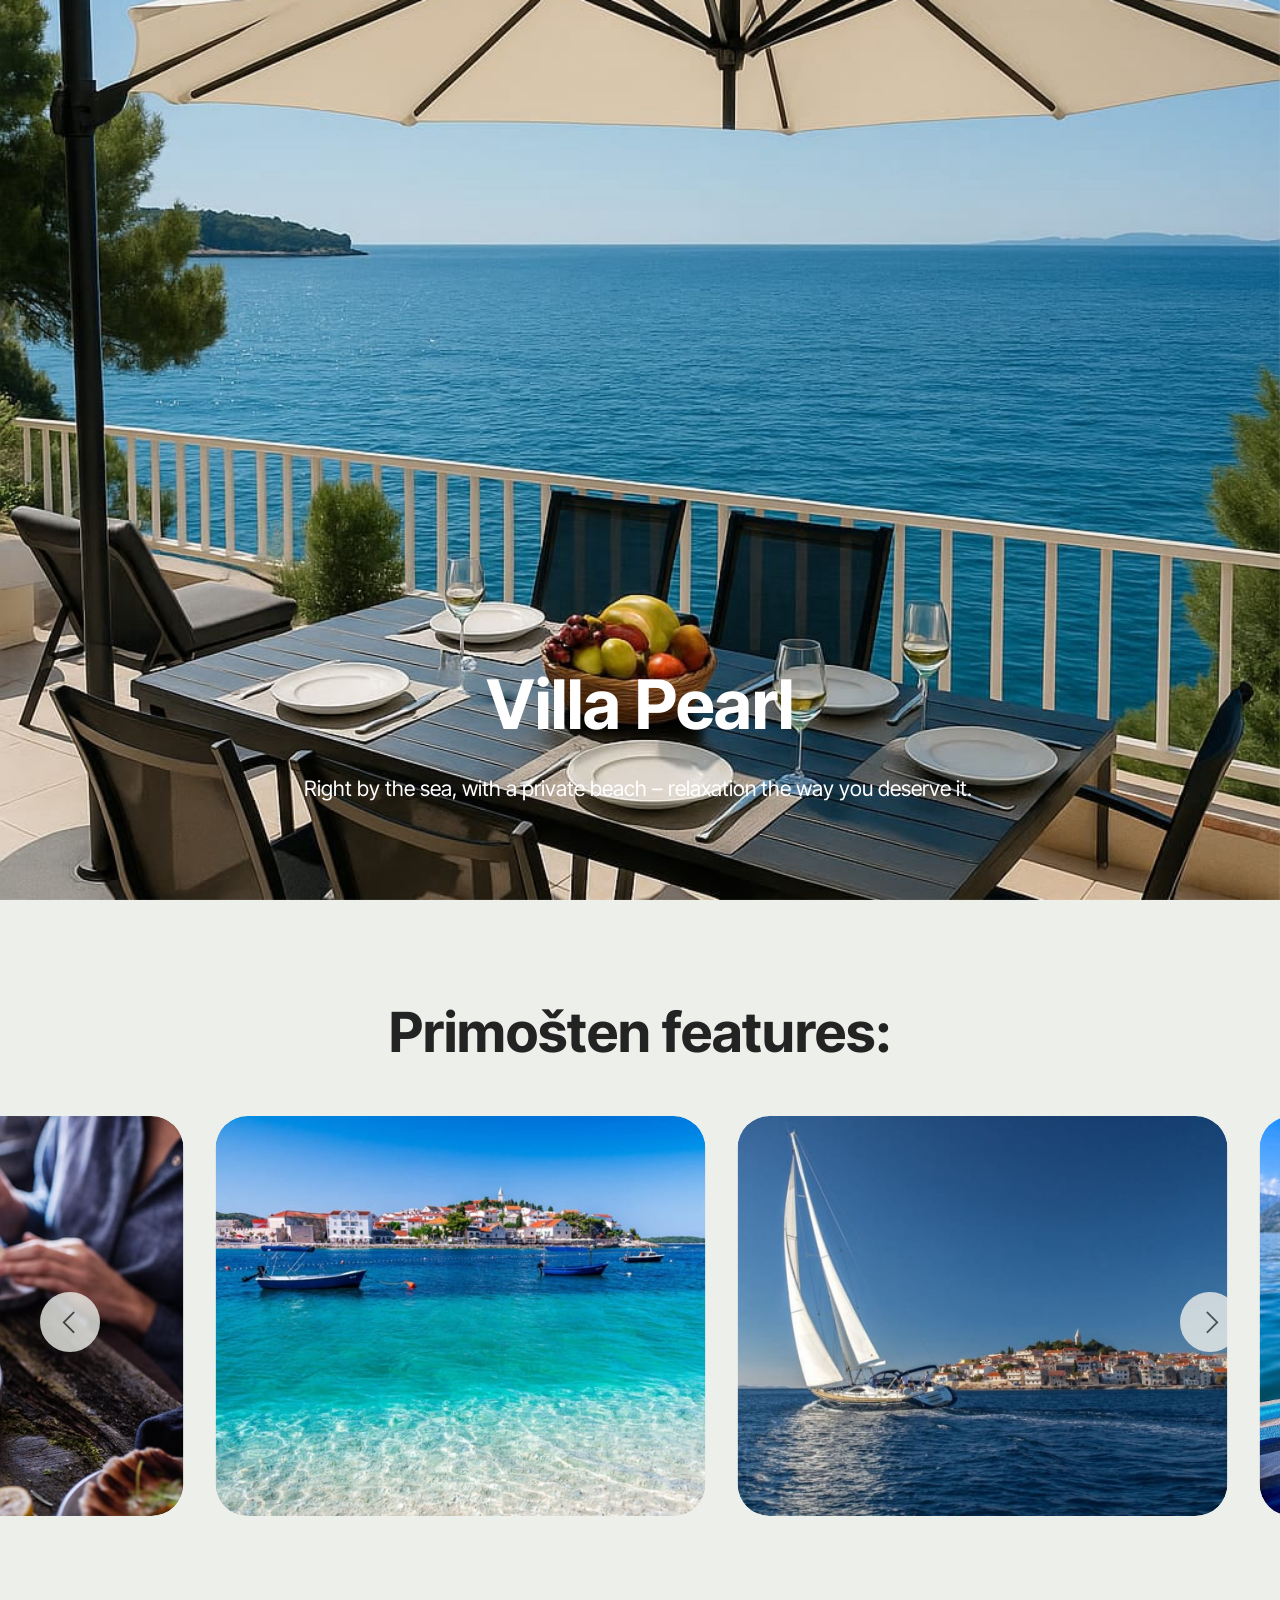
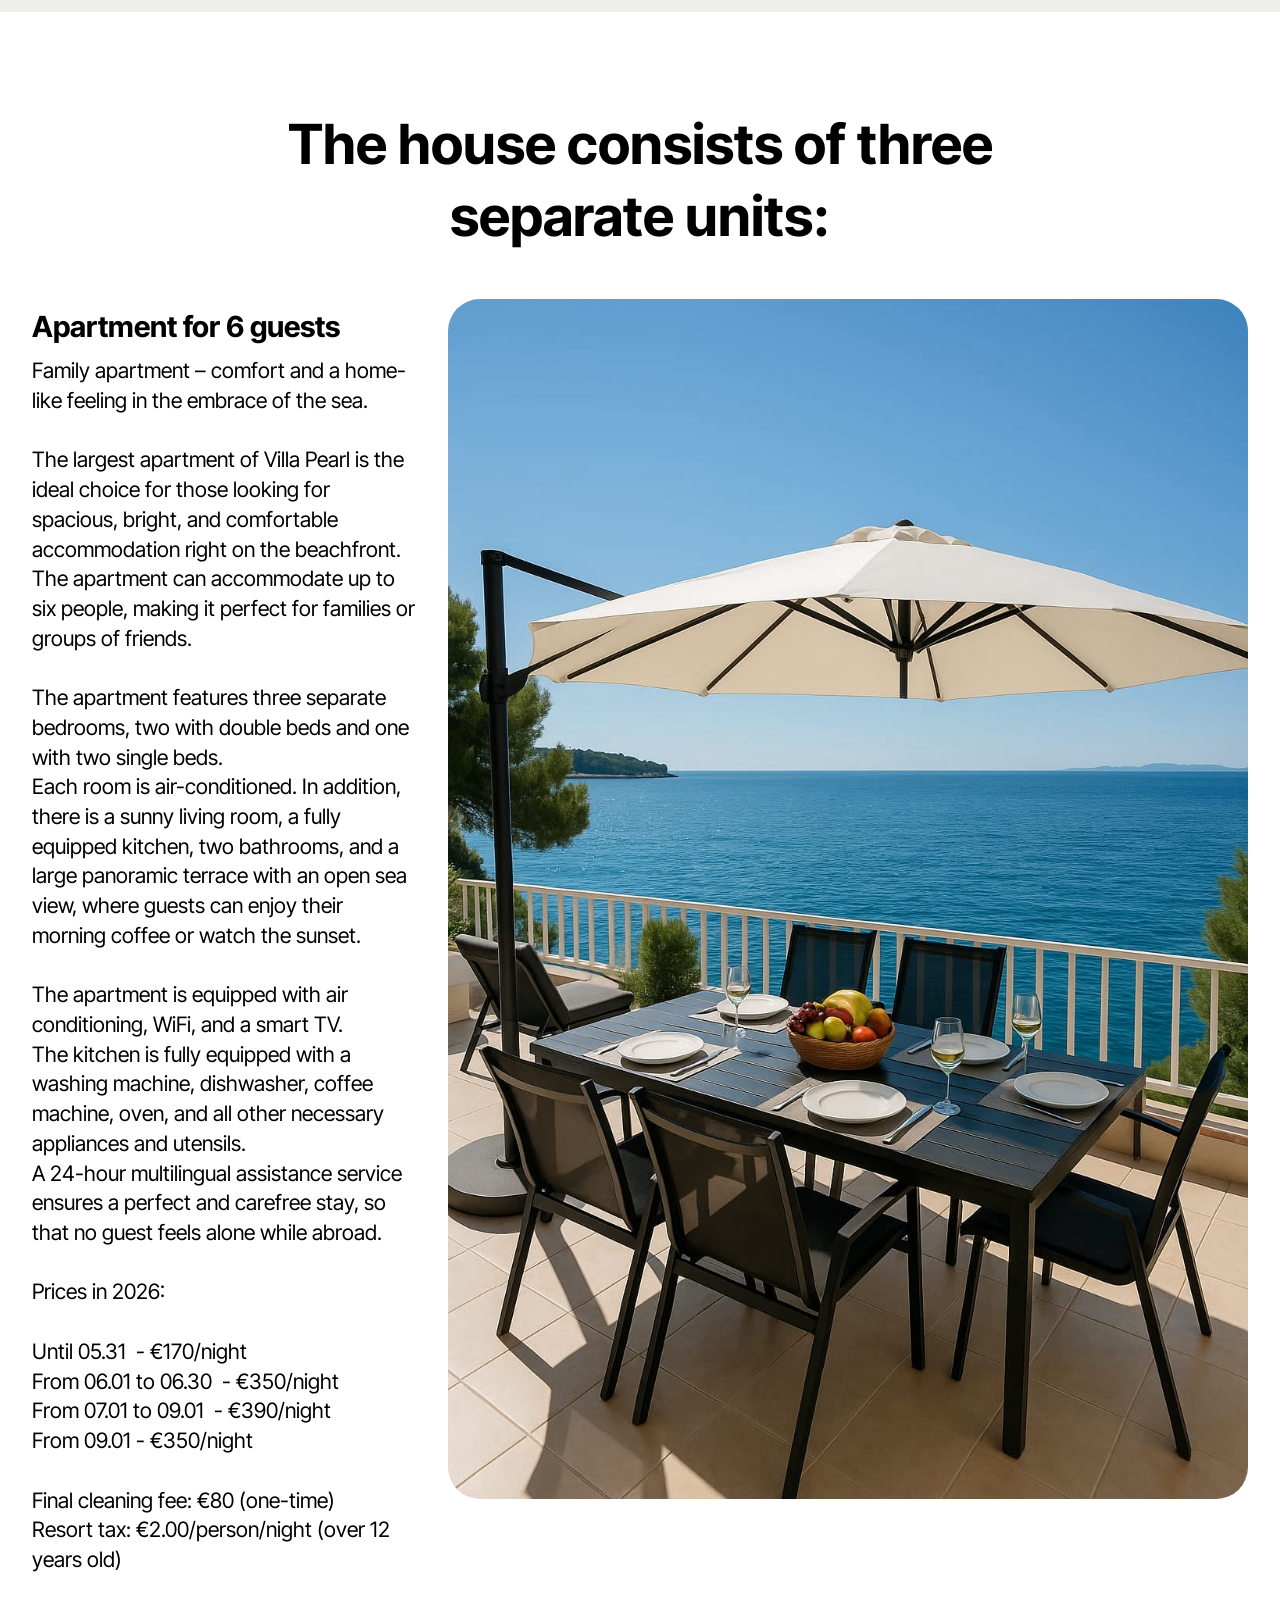
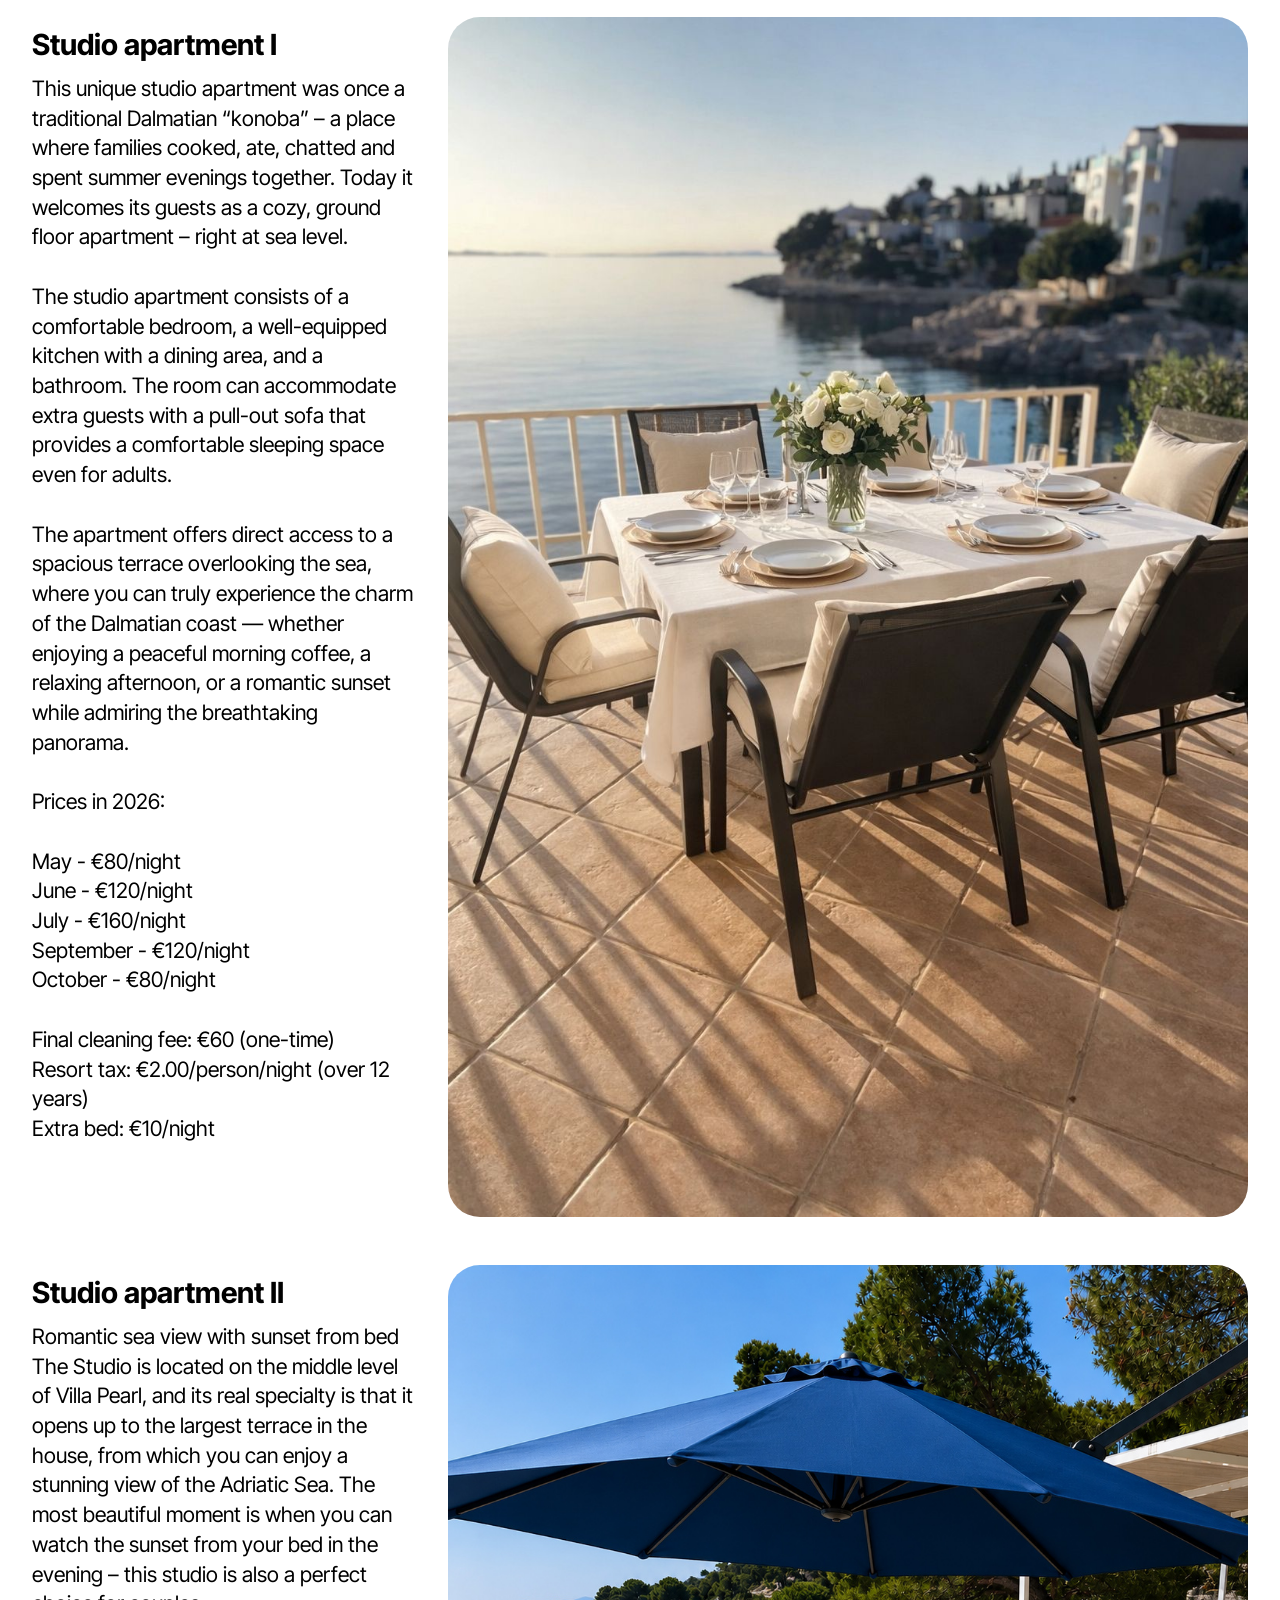
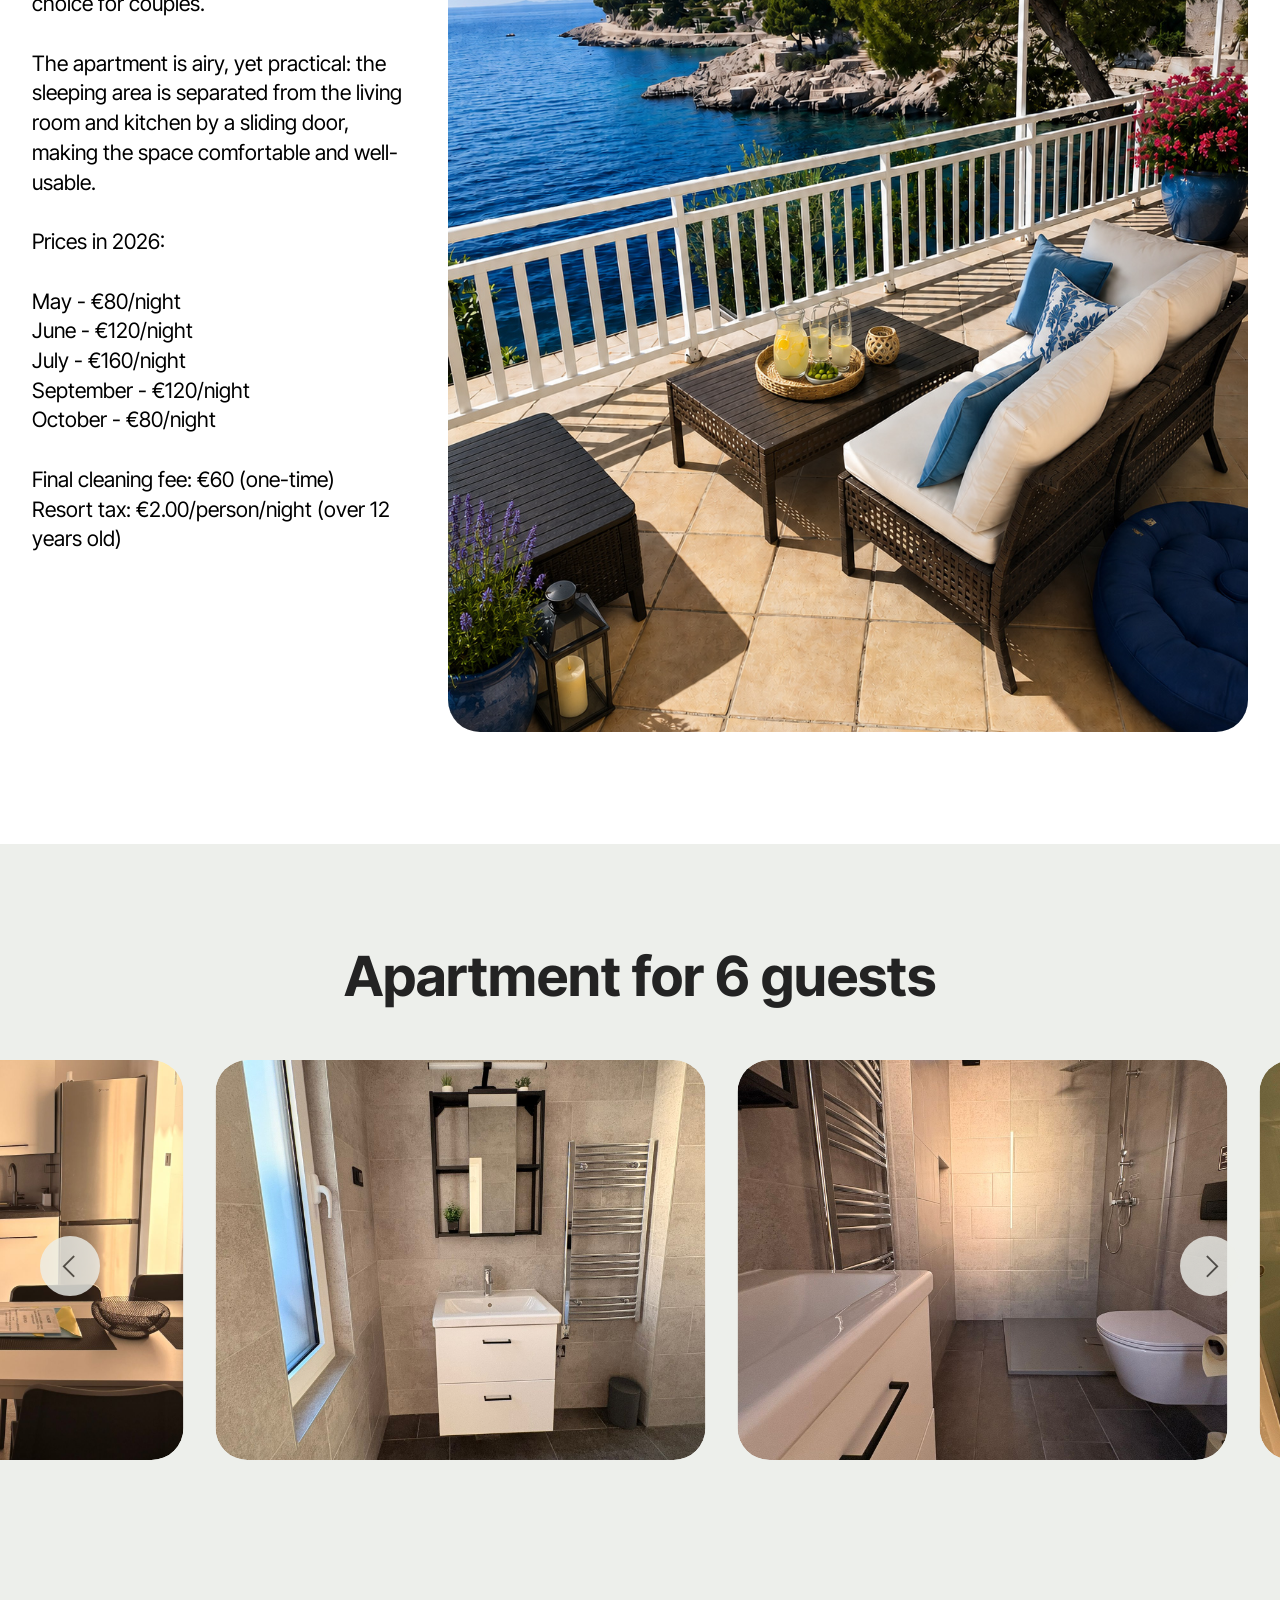
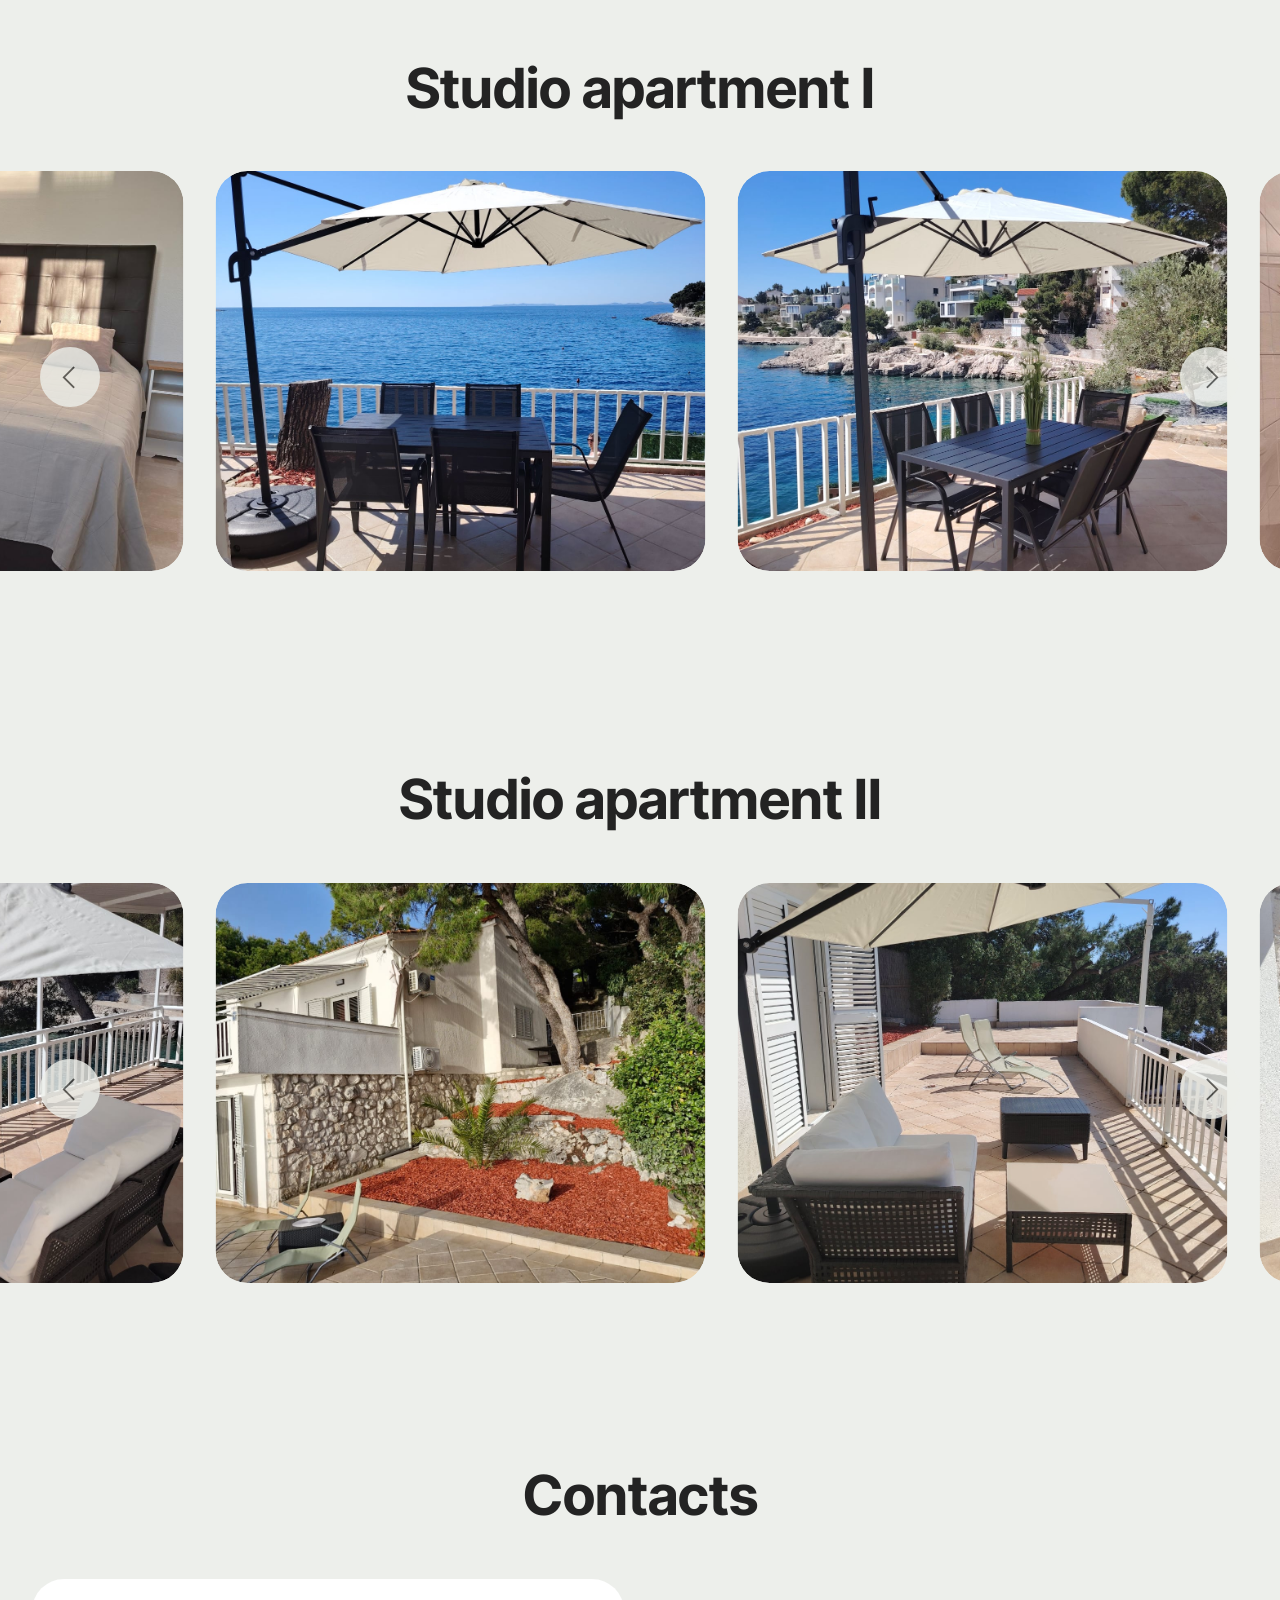
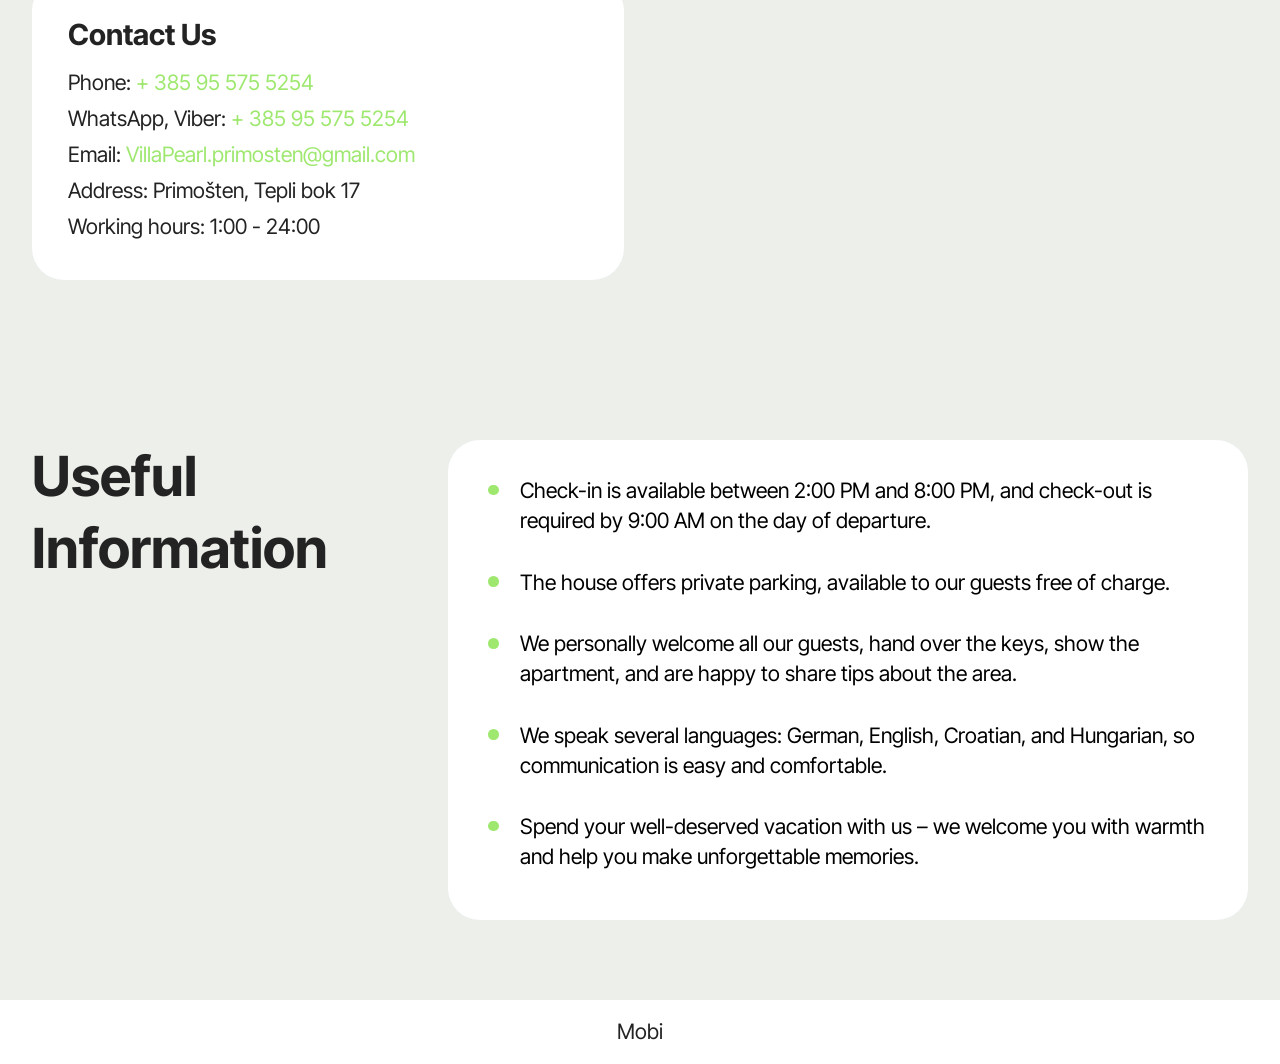
<file: index.html>
<!DOCTYPE html>
<html  >
<head>
  <!-- Site made with Mobi v5.9.24, https://mobirise.com -->
  <meta charset="UTF-8">
  <meta http-equiv="X-UA-Compatible" content="IE=edge">
  <meta name="generator" content="Mobirise v5.9.24, mobirise.com">
  <meta name="viewport" content="width=device-width, initial-scale=1, minimum-scale=1">
  <link rel="shortcut icon" href="assets/images/logo5.png" type="image/x-icon">
  <meta name="description" content="">
  
  
  <title>Home</title>
  <link rel="stylesheet" href="assets/web/assets/mobirise-icons2/mobirise2.css">
  <link rel="stylesheet" href="assets/bootstrap/css/bootstrap.min.css">
  <link rel="stylesheet" href="assets/bootstrap/css/bootstrap-grid.min.css">
  <link rel="stylesheet" href="assets/bootstrap/css/bootstrap-reboot.min.css">
  <link rel="stylesheet" href="assets/parallax/jarallax.css">
  <link rel="stylesheet" href="assets/theme/css/style.css">
  <link rel="preload" href="https://fonts.googleapis.com/css2?family=Inter+Tight:wght@400;700&display=swap&display=swap" as="style" onload="this.onload=null;this.rel='stylesheet'">
  <noscript><link rel="stylesheet" href="https://fonts.googleapis.com/css2?family=Inter+Tight:wght@400;700&display=swap&display=swap"></noscript>
  <link rel="preload" as="style" href="assets/mobirise/css/mbr-additional.css?v=FiWdxI"><link rel="stylesheet" href="assets/mobirise/css/mbr-additional.css?v=FiWdxI" type="text/css">

  
  
  
</head>
<body>
  
  <section data-bs-version="5.1" class="header16 cid-uKUWPBZ0il mbr-fullscreen mbr-parallax-background" id="header17-0">
  
  
  <div class="container-fluid">
    <div class="row">
      <div class="content-wrap col-12 col-md-12">
        <h1 class="mbr-section-title mbr-fonts-style mbr-white mb-4 display-1">
          <strong><br>Villa Pearl</strong></h1>
        
        <p class="mbr-fonts-style mbr-text mbr-white mb-4 display-7">Right by the sea, with a private beach – relaxation the way you deserve it.&nbsp;</p>
        
      </div>
    </div>
  </div>
</section>

<section data-bs-version="5.1" class="slider4 mbr-embla cid-uKV56cEEix" id="slider04-8">
    
    
    <div class="container-fluid">
        <div class="row mb-5 justify-content-center">
            <div class="col-12 content-head">
                <h3 class="mbr-section-title mbr-fonts-style align-center mb-0 display-2"><strong>&nbsp;Primošten features:&nbsp;</strong></h3>
                
            </div>
        </div>
        <div class="row">
            <div class="col-12">
                <div class="embla position-relative" data-skip-snaps="true" data-align="center" data-contain-scroll="trimSnaps" data-loop="true" data-auto-play="true" data-auto-play-interval="2" data-draggable="true">
                    <div class="embla__viewport">
                        <div class="embla__container">
                            
                            
                            
                            
                            
                            <div class="embla__slide slider-image item active" style="margin-left: 1rem; margin-right: 1rem;">
                            <div class="slide-content">
                                <div class="item-img">
                                    <div class="item-wrapper">
                                        <img src="assets/images/1967-3878-700x466.jpg" alt="Mobi" title="" data-slide-to="5" data-bs-slide-to="6">
                                    </div>
                                </div>
                            </div>
                            </div><div class="embla__slide slider-image item" style="margin-left: 1rem; margin-right: 1rem;">
                            <div class="slide-content">
                                <div class="item-img">
                                    <div class="item-wrapper">
                                        <img src="assets/images/boat-700x467.jpg" alt="Mobi" title="" data-slide-to="1" data-bs-slide-to="2">
                                    </div>
                                </div>
                            </div>
                            </div><div class="embla__slide slider-image item" style="margin-left: 1rem; margin-right: 1rem;">
                            <div class="slide-content">
                                <div class="item-img">
                                    <div class="item-wrapper">
                                        <img src="assets/images/mussels-700x525.jpg" alt="Mobi" title="" data-slide-to="2" data-bs-slide-to="3">
                                    </div>
                                </div>
                            </div>
                            </div><div class="embla__slide slider-image item" style="margin-left: 1rem; margin-right: 1rem;">
                            <div class="slide-content">
                                <div class="item-img">
                                    <div class="item-wrapper">
                                        <img src="assets/images/terrace-700x467.jpg" alt="Mobi" title="" data-slide-to="3" data-bs-slide-to="4">
                                    </div>
                                </div>
                            </div>
                            </div><div class="embla__slide slider-image item" style="margin-left: 1rem; margin-right: 1rem;">
                            <div class="slide-content">
                                <div class="item-img">
                                    <div class="item-wrapper">
                                        <img src="assets/images/1-700x467.jpg" alt="Mobi" title="" data-slide-to="4" data-bs-slide-to="5">
                                    </div>
                                </div>
                            </div>
                            </div>
                            
                        </div>
                    </div>
                    <button class="embla__button embla__button--prev">
                        <span class="mobi-mbri mobi-mbri-arrow-prev" aria-hidden="true"></span>
                        <span class="sr-only visually-hidden visually-hidden">Previous</span>
                    </button>
                    <button class="embla__button embla__button--next">
                        <span class="mobi-mbri mobi-mbri-arrow-next" aria-hidden="true"></span>
                        <span class="sr-only visually-hidden visually-hidden">Next</span>
                    </button>
                </div>
            </div>
        </div>
    </div>
</section>

<section data-bs-version="5.1" class="timeline02 cid-uKUZA1qjRQ" id="timeline02-5">
  
  <div class="container">
    <div class="row justify-content-center">
      <div class="col-12 mb-5 content-head">
        <h3 class="mbr-section-title mbr-fonts-style align-center mb-0 display-2"><strong>The house consists of three separate units:</strong></h3>
        
      </div>
    </div>
    <div class="row justify-content-center item features-without-image active">
      <div class="col-12 col-lg">
        <p class="mbr-card-subtitle mbr-fonts-style mt-0 mb-2 display-7"></p>
        <h5 class="mbr-card-title mbr-fonts-style mt-0 mb-2 display-5"><strong>Apartment for 6 guests</strong></h5>
        <p class="mbr-text mbr-fonts-style mt-0 display-7">
Family apartment – comfort and a home-like feeling in the embrace of the sea.<br>

<br>The largest apartment of Villa Pearl is the ideal choice for those looking for spacious, bright, and comfortable accommodation right on the beachfront. 
<br>The apartment can accommodate up to six people, making it perfect for families or groups of friends.
<br><br>The apartment features three separate bedrooms, two with double beds and one with two single beds. 
<br>Each room is air-conditioned. In addition, there is a sunny living room, a fully equipped kitchen, two bathrooms, and a large panoramic terrace with an open sea view, where guests can enjoy their morning coffee or watch the sunset.
<br><br>The apartment is equipped with air conditioning, WiFi, and a smart TV.
<br>The kitchen is fully equipped with a washing machine, dishwasher, coffee machine, oven, and all other necessary appliances and utensils.
<br>
A 24-hour multilingual assistance service ensures a perfect and carefree stay, so that no guest feels alone while abroad.
<br>

<br>Prices in 2026:<br><br>Until 05.31&nbsp; - €170/night
<br>From 06.01 to 06.30&nbsp; - €350/night
<br>From 07.01 to 09.01&nbsp; - €390/night
<br>From 09.01 - €350/night<br><br>Final cleaning fee: €80 (one-time)<br>Resort tax: €2.00/person/night (over 12 years old)<br></p>


      </div>
      <div class="col-md-12 col-lg-8 item-wrapper">
        <div class="image-wrapper mb-5">
          <img src="assets/images/img-20250604-wa0014-1024x1536.jpg" alt="Mobi_1">
        </div>
      </div>
    </div>
    <div class="row justify-content-center item features-without-image">
      <div class="col-12 col-lg">
        <p class="mbr-card-subtitle mbr-fonts-style mt-0 mb-2 display-7"></p>
        <h5 class="mbr-card-title mbr-fonts-style mt-0 mb-2 display-5"><strong>Studio apartment I</strong></h5>
        <p class="mbr-text mbr-fonts-style mt-0 display-7">This unique studio apartment was once a traditional Dalmatian “konoba” – a place where families cooked, ate, chatted and spent summer evenings together. Today it welcomes its guests as a cozy, ground floor apartment – ​​right at sea level.
<br><br>
The studio apartment consists of a comfortable bedroom, a well-equipped kitchen with a dining area, and a bathroom.
The room can accommodate extra guests with a pull-out sofa that provides a comfortable sleeping space even for adults.
<br><br>
The apartment offers direct access to a spacious terrace overlooking the sea, where you can truly experience the charm of the Dalmatian coast — whether enjoying a peaceful morning coffee, a relaxing afternoon, or a romantic sunset while admiring the breathtaking panorama.
<br>
<br>Prices in 2026:<br>
<br>May - €80/night
<br>June - €120/night
<br>July - €160/night
<br>September - €120/night
<br>October - €80/night<br>
<br>Final cleaning fee: €60 (one-time)
<br>Resort tax: €2.00/person/night (over 12 years)
<br>Extra bed:&nbsp;€10/night</p>
      </div>
      <div class="col-md-12 col-lg-8 item-wrapper">
        <div class="image-wrapper mb-5">
          <img src="assets/images/big_app/title_1.jpg" alt="Mobi" data-slide-to="1" data-bs-slide-to="1">
        </div>
      </div>
    </div><div class="row justify-content-center item features-without-image">
      <div class="col-12 col-lg">
        <p class="mbr-card-subtitle mbr-fonts-style mt-0 mb-2 display-7"></p>
        <h5 class="mbr-card-title mbr-fonts-style mt-0 mb-2 display-5"><strong>Studio apartment II</strong></h5>
        <p class="mbr-text mbr-fonts-style mt-0 display-7">Romantic sea view with sunset from bed<br>
The Studio is located on the middle level of Villa Pearl, and its real specialty is that it opens up to the largest terrace in the house, from which you can enjoy a stunning view of the Adriatic Sea. 
The most beautiful moment is when you can watch the sunset from your bed in the evening – this studio is also a perfect choice for couples.
<br><br>The apartment is airy, yet practical: the sleeping area is separated from the living room and kitchen by a sliding door, making the space comfortable and well-usable.<br>

<br>Prices in 2026:<br>
<br>May - €80/night
<br>June - €120/night
<br>July - €160/night
<br>September - €120/night
<br>October - €80/night<br>
<br>Final cleaning fee: €60 (one-time)<br>Resort tax: €2.00/person/night (over 12 years old)
</p>

      </div>
      <div class="col-md-12 col-lg-8 item-wrapper">
        <div class="image-wrapper mb-5">
          <img src="assets/images/app2_main.jpg" alt="Mobi" data-slide-to="2" data-bs-slide-to="3">
        </div>
      </div>
    </div>
  </div>
</section>

<section data-bs-version="5.1" class="slider4 mbr-embla cid-uNDpZMkXzJ" id="slider04-f">
    
    
    <div class="container-fluid">
        <div class="row mb-5 justify-content-center">
            <div class="col-12 content-head">
                <h3 class="mbr-section-title mbr-fonts-style align-center mb-0 display-2"><strong>Apartment for 6 guests</strong></h3>
                
            </div>
        </div>
        <div class="row">
            <div class="col-12">
                <div class="embla position-relative" data-skip-snaps="true" data-align="center" data-contain-scroll="trimSnaps" data-loop="true" data-auto-play="true" data-auto-play-interval="2" data-draggable="true">
                    <div class="embla__viewport">
                        <div class="embla__container">
                            
                            
                            

			     <div class="embla__slide slider-image item" style="margin-left: 1rem; margin-right: 1rem;">
                                <div class="slide-content">
                                    <div class="item-img">
                                        <div class="item-wrapper">
                                            <img src="assets/images/big_app/big_app_1.jpg" alt="Mobi" title="" data-slide-to="9" data-bs-slide-to="9">
                                        </div>
                                    </div>
                                </div>
                            </div>
                                                        

			     <div class="embla__slide slider-image item" style="margin-left: 1rem; margin-right: 1rem;">
                                <div class="slide-content">
                                    <div class="item-img">
                                        <div class="item-wrapper">
                                            <img src="assets/images/big_app/big_app_3.jpg" alt="Mobi" title="" data-slide-to="9" data-bs-slide-to="9">
                                        </div>
                                    </div>
                                </div>
                            </div>

			     <div class="embla__slide slider-image item" style="margin-left: 1rem; margin-right: 1rem;">
                                <div class="slide-content">
                                    <div class="item-img">
                                        <div class="item-wrapper">
                                            <img src="assets/images/big_app/big_app_5.jpg" alt="Mobi" title="" data-slide-to="9" data-bs-slide-to="9">
                                        </div>
                                    </div>
                                </div>
                            </div>

			     <div class="embla__slide slider-image item" style="margin-left: 1rem; margin-right: 1rem;">
                                <div class="slide-content">
                                    <div class="item-img">
                                        <div class="item-wrapper">
                                            <img src="assets/images/big_app/big_app_6.jpg" alt="Mobi" title="" data-slide-to="9" data-bs-slide-to="9">
                                        </div>
                                    </div>
                                </div>
                            </div>

			     <div class="embla__slide slider-image item" style="margin-left: 1rem; margin-right: 1rem;">
                                <div class="slide-content">
                                    <div class="item-img">
                                        <div class="item-wrapper">
                                            <img src="assets/images/big_app/big_app_8.jpg" alt="Mobi" title="" data-slide-to="9" data-bs-slide-to="9">
                                        </div>
                                    </div>
                                </div>
                            </div>


			     <div class="embla__slide slider-image item" style="margin-left: 1rem; margin-right: 1rem;">
                                <div class="slide-content">
                                    <div class="item-img">
                                        <div class="item-wrapper">
                                            <img src="assets/images/big_app/big_app_9.jpg" alt="Mobi" title="" data-slide-to="9" data-bs-slide-to="9">
                                        </div>
                                    </div>
                                </div>
                            </div>

			     <div class="embla__slide slider-image item" style="margin-left: 1rem; margin-right: 1rem;">
                                <div class="slide-content">
                                    <div class="item-img">
                                        <div class="item-wrapper">
                                            <img src="assets/images/big_app/big_app_10.jpg" alt="Mobi" title="" data-slide-to="9" data-bs-slide-to="9">
                                        </div>
                                    </div>
                                </div>
                            </div>


			     <div class="embla__slide slider-image item" style="margin-left: 1rem; margin-right: 1rem;">
                                <div class="slide-content">
                                    <div class="item-img">
                                        <div class="item-wrapper">
                                            <img src="assets/images/big_app/big_app_13.jpg" alt="Mobi" title="" data-slide-to="9" data-bs-slide-to="9">
                                        </div>
                                    </div>
                                </div>
                            </div>

			     <div class="embla__slide slider-image item" style="margin-left: 1rem; margin-right: 1rem;">
                                <div class="slide-content">
                                    <div class="item-img">
                                        <div class="item-wrapper">
                                            <img src="assets/images/big_app/big_app_14.jpg" alt="Mobi" title="" data-slide-to="9" data-bs-slide-to="9">
                                        </div>
                                    </div>
                                </div>
                            </div>

			     <div class="embla__slide slider-image item" style="margin-left: 1rem; margin-right: 1rem;">
                                <div class="slide-content">
                                    <div class="item-img">
                                        <div class="item-wrapper">
                                            <img src="assets/images/big_app/big_app_15.jpg" alt="Mobi" title="" data-slide-to="9" data-bs-slide-to="9">
                                        </div>
                                    </div>
                                </div>
                            </div>

			     <div class="embla__slide slider-image item" style="margin-left: 1rem; margin-right: 1rem;">
                                <div class="slide-content">
                                    <div class="item-img">
                                        <div class="item-wrapper">
                                            <img src="assets/images/big_app/big_app_16.jpg" alt="Mobi" title="" data-slide-to="9" data-bs-slide-to="9">
                                        </div>
                                    </div>
                                </div>
                            </div>

			     <div class="embla__slide slider-image item" style="margin-left: 1rem; margin-right: 1rem;">
                                <div class="slide-content">
                                    <div class="item-img">
                                        <div class="item-wrapper">
                                            <img src="assets/images/big_app/big_app_17.jpg" alt="Mobi" title="" data-slide-to="9" data-bs-slide-to="9">
                                        </div>
                                    </div>
                                </div>
                            </div>


			     <div class="embla__slide slider-image item" style="margin-left: 1rem; margin-right: 1rem;">
                                <div class="slide-content">
                                    <div class="item-img">
                                        <div class="item-wrapper">
                                            <img src="assets/images/big_app/big_app_19.jpg" alt="Mobi" title="" data-slide-to="9" data-bs-slide-to="9">
                                        </div>
                                    </div>
                                </div>
                            </div>

			     <div class="embla__slide slider-image item" style="margin-left: 1rem; margin-right: 1rem;">
                                <div class="slide-content">
                                    <div class="item-img">
                                        <div class="item-wrapper">
                                            <img src="assets/images/big_app/big_app_20.jpg" alt="Mobi" title="" data-slide-to="9" data-bs-slide-to="9">
                                        </div>
                                    </div>
                                </div>
                            </div>

                            
                        </div>
                    </div>
                    <button class="embla__button embla__button--prev">
                        <span class="mobi-mbri mobi-mbri-arrow-prev" aria-hidden="true"></span>
                        <span class="sr-only visually-hidden visually-hidden">Previous</span>
                    </button>
                    <button class="embla__button embla__button--next">
                        <span class="mobi-mbri mobi-mbri-arrow-next" aria-hidden="true"></span>
                        <span class="sr-only visually-hidden visually-hidden">Next</span>
                    </button>
                </div>
            </div>
        </div>
    </div>
</section>

<section data-bs-version="5.1" class="slider4 mbr-embla cid-uNDq0EX0k4" id="slider04-g">
    
    
    <div class="container-fluid">
        <div class="row mb-5 justify-content-center">
            <div class="col-12 content-head">
                <h3 class="mbr-section-title mbr-fonts-style align-center mb-0 display-2"><strong>Studio apartment I</strong></h3>
                
            </div>
        </div>
        <div class="row">
            <div class="col-12">
                <div class="embla position-relative" data-skip-snaps="true" data-align="center" data-contain-scroll="trimSnaps" data-loop="true" data-auto-play="true" data-auto-play-interval="2" data-draggable="true">
                    <div class="embla__viewport">
                        <div class="embla__container">




			   <div class="embla__slide slider-image item" style="margin-left: 1rem; margin-right: 1rem;">
                                <div class="slide-content">
                                    <div class="item-img">
                                        <div class="item-wrapper">
                                            <img src="assets/images/img-20250502-150104-1200x1600.jpg" alt="Mobi" title="" data-slide-to="6" data-bs-slide-to="6">
                                        </div>
                                    </div>
                                </div>
                            </div>

			   <div class="embla__slide slider-image item" style="margin-left: 1rem; margin-right: 1rem;">
                                <div class="slide-content">
                                    <div class="item-img">
                                        <div class="item-wrapper">
                                            <img src="assets/images/img-20250502-150203-1200x1600.jpg" alt="Mobi" title="" data-slide-to="7" data-bs-slide-to="7">
                                        </div>
                                    </div>
                                </div>
                            </div>
                            
                            
			   <div class="embla__slide slider-image item" style="margin-left: 1rem; margin-right: 1rem;">
                                <div class="slide-content">
                                    <div class="item-img">
                                        <div class="item-wrapper">
                                            <img src="assets/images/studio_1/st_1_3.jpg" alt="Mobi" title="" data-slide-to="8" data-bs-slide-to="8">
                                        </div>
                                    </div>
                                </div>
                            </div>
                           
			   <div class="embla__slide slider-image item" style="margin-left: 1rem; margin-right: 1rem;">
                                <div class="slide-content">
                                    <div class="item-img">
                                        <div class="item-wrapper">
                                            <img src="assets/images/studio_1/st_1_4.jpg" alt="Mobi" title="" data-slide-to="8" data-bs-slide-to="8">
                                        </div>
                                    </div>
                                </div>
                            </div>


			   <div class="embla__slide slider-image item" style="margin-left: 1rem; margin-right: 1rem;">
                                <div class="slide-content">
                                    <div class="item-img">
                                        <div class="item-wrapper">
                                            <img src="assets/images/studio_1/st_1_5.jpg" alt="Mobi" title="" data-slide-to="8" data-bs-slide-to="8">
                                        </div>
                                    </div>
                                </div>
                            </div>
                            
                            
			   <div class="embla__slide slider-image item" style="margin-left: 1rem; margin-right: 1rem;">
                                <div class="slide-content">
                                    <div class="item-img">
                                        <div class="item-wrapper">
                                            <img src="assets/images/studio_1/st_1_7.jpg" alt="Mobi" title="" data-slide-to="8" data-bs-slide-to="8">
                                        </div>
                                    </div>
                                </div>
                            </div>

			   <div class="embla__slide slider-image item" style="margin-left: 1rem; margin-right: 1rem;">
                                <div class="slide-content">
                                    <div class="item-img">
                                        <div class="item-wrapper">
                                            <img src="assets/images/studio_1/st_1_8.jpg" alt="Mobi" title="" data-slide-to="8" data-bs-slide-to="8">
                                        </div>
                                    </div>
                                </div>
                            </div>



			   <div class="embla__slide slider-image item" style="margin-left: 1rem; margin-right: 1rem;">
                                <div class="slide-content">
                                    <div class="item-img">
                                        <div class="item-wrapper">
                                            <img src="assets/images/studio_1/st_1_9.jpg" alt="Mobi" title="" data-slide-to="8" data-bs-slide-to="8">
                                        </div>
                                    </div>
                                </div>
                            </div>



			   <div class="embla__slide slider-image item" style="margin-left: 1rem; margin-right: 1rem;">
                                <div class="slide-content">
                                    <div class="item-img">
                                        <div class="item-wrapper">
                                            <img src="assets/images/studio_1/st_1_11.jpg" alt="Mobi" title="" data-slide-to="8" data-bs-slide-to="8">
                                        </div>
                                    </div>
                                </div>
                            </div>

			   <div class="embla__slide slider-image item" style="margin-left: 1rem; margin-right: 1rem;">
                                <div class="slide-content">
                                    <div class="item-img">
                                        <div class="item-wrapper">
                                            <img src="assets/images/studio_1/st_1_12.jpg" alt="Mobi" title="" data-slide-to="8" data-bs-slide-to="8">
                                        </div>
                                    </div>
                                </div>
                            </div>


			   <div class="embla__slide slider-image item" style="margin-left: 1rem; margin-right: 1rem;">
                                <div class="slide-content">
                                    <div class="item-img">
                                        <div class="item-wrapper">
                                            <img src="assets/images/studio_1/st_1_14.jpg" alt="Mobi" title="" data-slide-to="8" data-bs-slide-to="8">
                                        </div>
                                    </div>
                                </div>
                            </div>


			   <div class="embla__slide slider-image item" style="margin-left: 1rem; margin-right: 1rem;">
                                <div class="slide-content">
                                    <div class="item-img">
                                        <div class="item-wrapper">
                                            <img src="assets/images/studio_1/st_1_15.jpg" alt="Mobi" title="" data-slide-to="8" data-bs-slide-to="8">
                                        </div>
                                    </div>
                                </div>
                            </div>


			   <div class="embla__slide slider-image item" style="margin-left: 1rem; margin-right: 1rem;">
                                <div class="slide-content">
                                    <div class="item-img">
                                        <div class="item-wrapper">
                                            <img src="assets/images/studio_1/st_1_16.jpg" alt="Mobi" title="" data-slide-to="8" data-bs-slide-to="8">
                                        </div>
                                    </div>
                                </div>
                            </div>

			   <div class="embla__slide slider-image item" style="margin-left: 1rem; margin-right: 1rem;">
                                <div class="slide-content">
                                    <div class="item-img">
                                        <div class="item-wrapper">
                                            <img src="assets/images/studio_1/st_1_17.jpg" alt="Mobi" title="" data-slide-to="8" data-bs-slide-to="8">
                                        </div>
                                    </div>
                                </div>
                            </div>


			   <div class="embla__slide slider-image item" style="margin-left: 1rem; margin-right: 1rem;">
                                <div class="slide-content">
                                    <div class="item-img">
                                        <div class="item-wrapper">
                                            <img src="assets/images/studio_1/st_1_18.jpg" alt="Mobi" title="" data-slide-to="8" data-bs-slide-to="8">
                                        </div>
                                    </div>
                                </div>
                            </div>

                            
                        </div>
                    </div>
                    <button class="embla__button embla__button--prev">
                        <span class="mobi-mbri mobi-mbri-arrow-prev" aria-hidden="true"></span>
                        <span class="sr-only visually-hidden visually-hidden">Previous</span>
                    </button>
                    <button class="embla__button embla__button--next">
                        <span class="mobi-mbri mobi-mbri-arrow-next" aria-hidden="true"></span>
                        <span class="sr-only visually-hidden visually-hidden">Next</span>
                    </button>
                </div>
            </div>
        </div>
    </div>
</section>

<section data-bs-version="5.1" class="slider4 mbr-embla cid-uNDq1eGkYb" id="slider04-h">
    
    
    <div class="container-fluid">
        <div class="row mb-5 justify-content-center">
            <div class="col-12 content-head">
                <h3 class="mbr-section-title mbr-fonts-style align-center mb-0 display-2"><strong>Studio apartment II</strong></h3>
                
            </div>
        </div>
        <div class="row">
            <div class="col-12">
                <div class="embla position-relative" data-skip-snaps="true" data-align="center" data-contain-scroll="trimSnaps" data-loop="true" data-auto-play="true" data-auto-play-interval="2" data-draggable="true">
                    <div class="embla__viewport">
                        <div class="embla__container">
                            <div class="embla__slide slider-image item active" style="margin-left: 1rem; margin-right: 1rem;">
                                <div class="slide-content">
                                    <div class="item-img">
                                        <div class="item-wrapper">
                                            <img src="assets/images/08-1200x1600.jpg" alt="Mobi" title="" data-slide-to="1" data-bs-slide-to="1">
                                        </div>
                                    </div>
                                </div>
                            </div><div class="embla__slide slider-image item" style="margin-left: 1rem; margin-right: 1rem;">
                                <div class="slide-content">
                                    <div class="item-img">
                                        <div class="item-wrapper">
                                            <img src="assets/images/img-20250502-151041-1200x1600.jpg" alt="Mobi" title="" data-slide-to="2" data-bs-slide-to="2">
                                        </div>
                                    </div>
                                </div>
                            </div><div class="embla__slide slider-image item" style="margin-left: 1rem; margin-right: 1rem;">
                                <div class="slide-content">
                                    <div class="item-img">
                                        <div class="item-wrapper">
                                            <img src="assets/images/img-20250502-151119-1200x1600.jpg" alt="Mobi" title="" data-slide-to="3" data-bs-slide-to="3">
                                        </div>
                                    </div>
                                </div>
                            </div><div class="embla__slide slider-image item" style="margin-left: 1rem; margin-right: 1rem;">
                                <div class="slide-content">
                                    <div class="item-img">
                                        <div class="item-wrapper">
                                            <img src="assets/images/img-20250502-151134-1200x1600.jpg" alt="Mobi" title="" data-slide-to="4" data-bs-slide-to="4">
                                        </div>
                                    </div>
                                </div>
                            </div><div class="embla__slide slider-image item" style="margin-left: 1rem; margin-right: 1rem;">
                                <div class="slide-content">
                                    <div class="item-img">
                                        <div class="item-wrapper">
                                            <img src="assets/images/img-20250502-151209-1200x1600.jpg" alt="Mobi" title="" data-slide-to="5" data-bs-slide-to="5">
                                        </div>
                                    </div>
                                </div>
                            </div><div class="embla__slide slider-image item" style="margin-left: 1rem; margin-right: 1rem;">
                                <div class="slide-content">
                                    <div class="item-img">
                                        <div class="item-wrapper">
                                            <img src="assets/images/img-20250502-151243-1200x1600.jpg" alt="Mobi" title="" data-slide-to="6" data-bs-slide-to="6">
                                        </div>
                                    </div>
                                </div>
                            </div><div class="embla__slide slider-image item" style="margin-left: 1rem; margin-right: 1rem;">
                                <div class="slide-content">
                                    <div class="item-img">
                                        <div class="item-wrapper">
                                            <img src="assets/images/img-20250502-151255-1200x1600.jpg" alt="Mobi" title="" data-slide-to="7" data-bs-slide-to="7">
                                        </div>
                                    </div>
                                </div>
                            </div><div class="embla__slide slider-image item" style="margin-left: 1rem; margin-right: 1rem;">
                                <div class="slide-content">
                                    <div class="item-img">
                                        <div class="item-wrapper">
                                            <img src="assets/images/img-20250502-151328-1200x1600.jpg" alt="Mobi" title="" data-slide-to="8" data-bs-slide-to="8">
                                        </div>
                                    </div>
                                </div>
                            </div><div class="embla__slide slider-image item" style="margin-left: 1rem; margin-right: 1rem;">
                                <div class="slide-content">
                                    <div class="item-img">
                                        <div class="item-wrapper">
                                            <img src="assets/images/img-20250502-151411-1200x1600.jpg" alt="Mobi" title="" data-slide-to="9" data-bs-slide-to="9">
                                        </div>
                                    </div>
                                </div>
                            </div>
                            
                            
                            
                            
                            
                            
                        </div>
                    </div>
                    <button class="embla__button embla__button--prev">
                        <span class="mobi-mbri mobi-mbri-arrow-prev" aria-hidden="true"></span>
                        <span class="sr-only visually-hidden visually-hidden">Previous</span>
                    </button>
                    <button class="embla__button embla__button--next">
                        <span class="mobi-mbri mobi-mbri-arrow-next" aria-hidden="true"></span>
                        <span class="sr-only visually-hidden visually-hidden">Next</span>
                    </button>
                </div>
            </div>
        </div>
    </div>
</section>

<section data-bs-version="5.1" class="contacts02 map1 cid-uN5ROGEfbR" id="contacts02-e">

    

    
    <div class="container">
        <div class="row justify-content-center">
            <div class="col-12 content-head">
                <div class="mbr-section-head mb-5">
                    <h3 class="mbr-section-title mbr-fonts-style align-center mb-0 display-2">
                        <strong>Contacts</strong>
                    </h3>
                    
                </div>
            </div>
        </div>
        <div class="row justify-content-center">
            <div class="card col-12 col-md-12 col-lg-6">
                <div class="card-wrapper">
                    <div class="text-wrapper">
                        <h5 class="cardTitle mbr-fonts-style mb-2 display-5">
                            <strong>Contact Us</strong>
                        </h5>
                        <ul class="list mbr-fonts-style display-7">
                            <li class="mbr-text item-wrap">Phone: <a href="tel:+12345678910" class="text-primary">+ 385 95 575 5254&nbsp;</a></li>
                            <li class="mbr-text item-wrap">WhatsApp, Viber: <a href="tel:+12345678910" class="text-primary">+ 385 95 575 5254&nbsp;</a></li>
                            <li class="mbr-text item-wrap">Email: <a href="mailto:info@site.com" class="text-primary">VillaPearl.primosten@gmail.com</a></li>
                            <li class="mbr-text item-wrap">Address: Primošten, Tepli bok 17</li>
                            <li class="mbr-text item-wrap">Working hours: 1:00 - 24:00</li>
                        </ul>
                    </div>
                </div>
            </div>
            <div class="map-wrapper col-md-12 col-lg-6">
                <div class="google-map"><iframe frameborder="0" style="border:0" src="https://www.google.com/maps/embed?pb=!1m14!1m12!1m3!1d5779.832819661408!2d15.925795407561996!3d43.58745742586251!2m3!1f0!2f0!3f0!3m2!1i1024!2i768!4f13.1!5e0!3m2!1sen!2shr!4v1749491789130!5m2!1sen!2shr" allowfullscreen=""></iframe></div>
            </div>
        </div>
    </div>
</section>

<section data-bs-version="5.1" class="article021 cid-uTRQIcV7Su" id="article21-k">
    
    <div class="container">
        <div class="row justify-content-center">
            <div class="col-lg-4">
                <div class="col-12 col-md-12">
                    <h5 class="mbr-section-title mbr-fonts-style mt-0 mb-4 display-2"><strong>Useful Information</strong></h5>
                    <h6 class="mbr-section-subtitle mbr-fonts-style mt-0 mb-4 display-7"></h6>
                    
                </div>
            </div>

            <div class="col-lg-8 side-features">
                <div class="item-wrapper align-left">
                    <div class="counter-container mbr-text mbr-fonts-style display-7">
                        <ul>
                            <li>Check-in is available between 2:00 PM and 8:00 PM, and check-out is required by 9:00 AM on the day of departure.</li>
                            <li>The house offers private parking, available to our guests free of charge.</li>
                            <li>We personally welcome all our guests, hand over the keys, show the apartment, and are happy to share tips about the area.</li>
                            <li>We speak several languages: German, English, Croatian, and Hungarian, so communication is easy and comfortable.</li>
                            <li>Spend your well-deserved vacation with us – we welcome you with warmth and help you make unforgettable memories.</li>
                        </ul>
                    </div>
                </div>
            </div>
        </div>
    </div>
</section><section class="display-7" style="padding: 0;align-items: center;justify-content: center;flex-wrap: wrap;    align-content: center;display: flex;position: relative;height: 4rem;"><a href="https://mobi/" style="flex: 1 1;height: 4rem;position: absolute;width: 100%;z-index: 1;"><img alt=" Free Web Page  Building Software" style="height: 4rem;" src="[data-uri]"></a><p style="margin: 0;text-align: center;" class="display-7">Mobi</p><a style="z-index:1" href="mobi"></a></section><script src="assets/bootstrap/js/bootstrap.bundle.min.js"></script>  <script src="assets/parallax/jarallax.js"></script>  <script src="assets/smoothscroll/smooth-scroll.js"></script>  <script src="assets/ytplayer/index.js"></script>  <script src="assets/embla/embla.min.js"></script>  <script src="assets/embla/script.js"></script>  <script src="assets/theme/js/script.js"></script>  
  
  
</body>
</html>
</file>
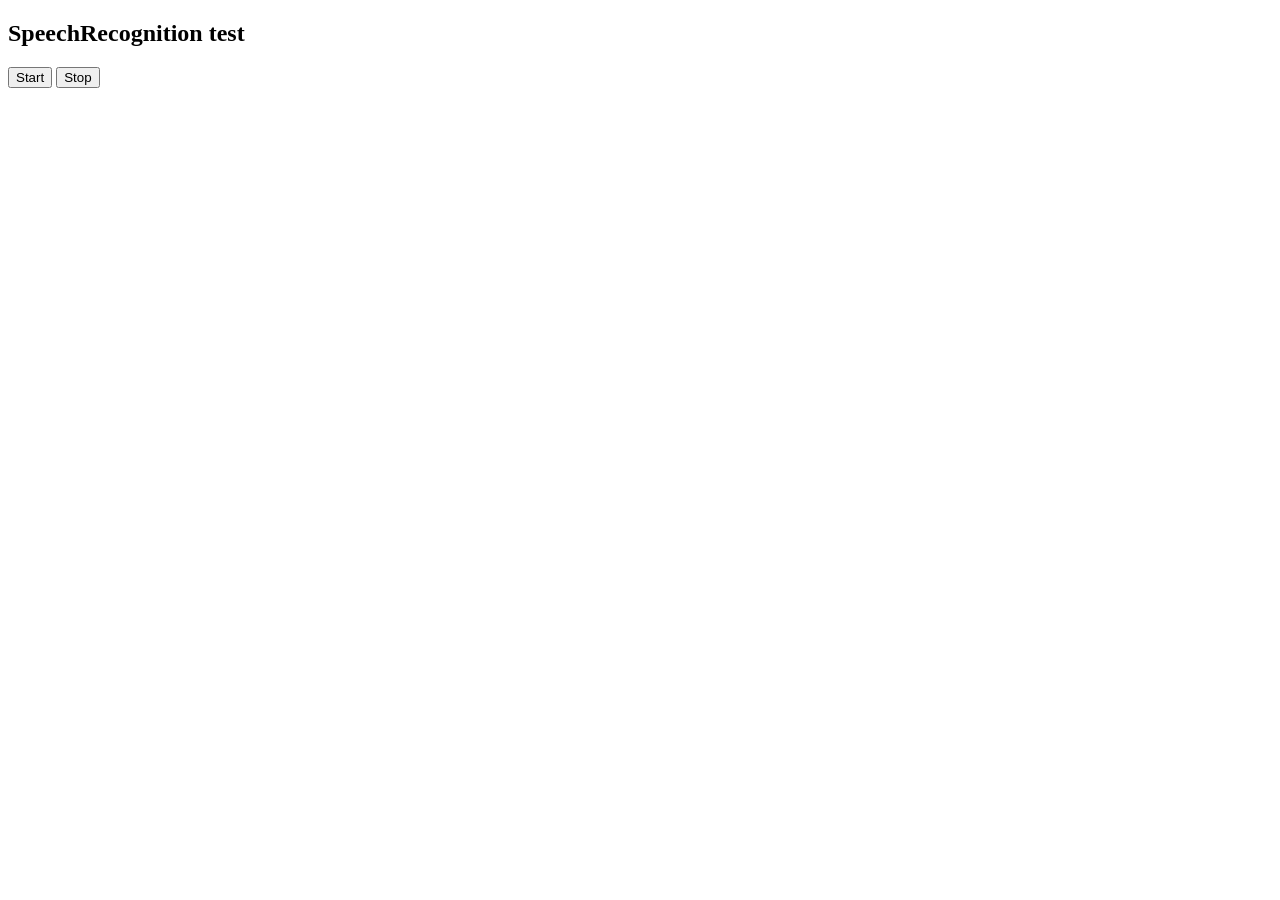
<file: assets/web/assets/mobirise-icons2/t1.html>
﻿<!DOCTYPE html>
<html>
<head>
  <meta charset="UTF-8">
  <title>Speech test</title>
</head>
<body>
  <h2>SpeechRecognition test</h2>
  <button onclick="start()">Start</button>
  <button onclick="stop()">Stop</button>
  <pre id="log"></pre>


<script>
const logEl = document.getElementById('log');

function log(msg) {
  const time = new Date().toLocaleTimeString();
  logEl.textContent +=  msg + '\n';
}

var SpeechRecognition = window.SpeechRecognition || window.webkitSpeechRecognition;

if (!SpeechRecognition) {
  alert('API not supported');
}

const recognition = new SpeechRecognition();

recognition.continuous = true;
recognition.interimResults = false;
recognition.lang = 'ru-RU';

let finalText = '';

recognition.onstart = () => log('🎤 START');

recognition.onspeechstart = () => log('🗣 speech start');

recognition.onspeechend = () => log('🤐 speech end');

recognition.onaudioend = () => log('🔇 audio end');

recognition.onend = () => {
  log('🔁 restart');
  recognition.start(); // критично для непрерывности
};

recognition.onerror = (e) => log('❌ error: ' + e.error);

recognition.onresult = (event) => {
  let interim = '';

  for (let i = event.resultIndex; i < event.results.length; i++) {
    const text = event.results[i][0].transcript;

    if (event.results[i].isFinal) {
      finalText += text;
      log('✅ FINAL: ' + finalText);
      finalText = ''; // сбрасываем после завершения
    } else {
      interim += text;
    }
  }

//  if (interim) {
//    log('… interim: ' + interim);
//  }

};

function start() {
  recognition.start();
}

function stop() {
  recognition.stop();
}

</script>
</body>
</html>
</file>
<file: assets/web/assets/mobirise-icons2/mobirise2.css>
@font-face {
  font-family: 'Moririse2';
  font-display: swap;
  src:  url('mobirise2.eot?f2bix4');
  src:  url('mobirise2.eot?f2bix4#iefix') format('embedded-opentype'),
    url('mobirise2.ttf?f2bix4') format('truetype'),
    url('mobirise2.woff?f2bix4') format('woff'),
    url('mobirise2.svg?f2bix4#mobirise2') format('svg');
  font-weight: normal;
  font-style: normal;
}

[class^="mobi-"], [class*=" mobi-"] {
  /* use !important to prevent issues with browser extensions that change fonts */
  font-family: 'Moririse2' !important;
  speak: none;
  font-style: normal;
  font-weight: normal;
  font-variant: normal;
  text-transform: none;
  line-height: 1;

  /* Better Font Rendering =========== */
  -webkit-font-smoothing: antialiased;
  -moz-osx-font-smoothing: grayscale;
}

.mobi-mbri-add-submenu:before {
  content: "\e900";
}
.mobi-mbri-alert:before {
  content: "\e901";
}
.mobi-mbri-align-center:before {
  content: "\e902";
}
.mobi-mbri-align-justify:before {
  content: "\e903";
}
.mobi-mbri-align-left:before {
  content: "\e904";
}
.mobi-mbri-align-right:before {
  content: "\e905";
}
.mobi-mbri-android:before {
  content: "\e906";
}
.mobi-mbri-apple:before {
  content: "\e907";
}
.mobi-mbri-arrow-down:before {
  content: "\e908";
}
.mobi-mbri-arrow-next:before {
  content: "\e909";
}
.mobi-mbri-arrow-prev:before {
  content: "\e90a";
}
.mobi-mbri-arrow-up:before {
  content: "\e90b";
}
.mobi-mbri-bold:before {
  content: "\e90c";
}
.mobi-mbri-bookmark:before {
  content: "\e90d";
}
.mobi-mbri-bootstrap:before {
  content: "\e90e";
}
.mobi-mbri-briefcase:before {
  content: "\e90f";
}
.mobi-mbri-browse:before {
  content: "\e910";
}
.mobi-mbri-bulleted-list:before {
  content: "\e911";
}
.mobi-mbri-calendar:before {
  content: "\e912";
}
.mobi-mbri-camera:before {
  content: "\e913";
}
.mobi-mbri-cart-add:before {
  content: "\e914";
}
.mobi-mbri-cart-full:before {
  content: "\e915";
}
.mobi-mbri-cash:before {
  content: "\e916";
}
.mobi-mbri-change-style:before {
  content: "\e917";
}
.mobi-mbri-chat:before {
  content: "\e918";
}
.mobi-mbri-clock:before {
  content: "\e919";
}
.mobi-mbri-close:before {
  content: "\e91a";
}
.mobi-mbri-cloud:before {
  content: "\e91b";
}
.mobi-mbri-code:before {
  content: "\e91c";
}
.mobi-mbri-contact-form:before {
  content: "\e91d";
}
.mobi-mbri-credit-card:before {
  content: "\e91e";
}
.mobi-mbri-cursor-click:before {
  content: "\e91f";
}
.mobi-mbri-cust-feedback:before {
  content: "\e920";
}
.mobi-mbri-database:before {
  content: "\e921";
}
.mobi-mbri-delivery:before {
  content: "\e922";
}
.mobi-mbri-desktop:before {
  content: "\e923";
}
.mobi-mbri-devices:before {
  content: "\e924";
}
.mobi-mbri-down:before {
  content: "\e925";
}
.mobi-mbri-download-2:before {
  content: "\e926";
}
.mobi-mbri-download:before {
  content: "\e927";
}
.mobi-mbri-drag-n-drop-2:before {
  content: "\e928";
}
.mobi-mbri-drag-n-drop:before {
  content: "\e929";
}
.mobi-mbri-edit-2:before {
  content: "\e92a";
}
.mobi-mbri-edit:before {
  content: "\e92b";
}
.mobi-mbri-error:before {
  content: "\e92c";
}
.mobi-mbri-extension:before {
  content: "\e92d";
}
.mobi-mbri-features:before {
  content: "\e92e";
}
.mobi-mbri-file:before {
  content: "\e92f";
}
.mobi-mbri-flag:before {
  content: "\e930";
}
.mobi-mbri-folder:before {
  content: "\e931";
}
.mobi-mbri-gift:before {
  content: "\e932";
}
.mobi-mbri-github:before {
  content: "\e933";
}
.mobi-mbri-globe-2:before {
  content: "\e934";
}
.mobi-mbri-globe:before {
  content: "\e935";
}
.mobi-mbri-growing-chart:before {
  content: "\e936";
}
.mobi-mbri-hearth:before {
  content: "\e937";
}
.mobi-mbri-help:before {
  content: "\e938";
}
.mobi-mbri-home:before {
  content: "\e939";
}
.mobi-mbri-hot-cup:before {
  content: "\e93a";
}
.mobi-mbri-idea:before {
  content: "\e93b";
}
.mobi-mbri-image-gallery:before {
  content: "\e93c";
}
.mobi-mbri-image-slider:before {
  content: "\e93d";
}
.mobi-mbri-info:before {
  content: "\e93e";
}
.mobi-mbri-italic:before {
  content: "\e93f";
}
.mobi-mbri-key:before {
  content: "\e940";
}
.mobi-mbri-laptop:before {
  content: "\e941";
}
.mobi-mbri-layers:before {
  content: "\e942";
}
.mobi-mbri-left-right:before {
  content: "\e943";
}
.mobi-mbri-left:before {
  content: "\e944";
}
.mobi-mbri-letter:before {
  content: "\e945";
}
.mobi-mbri-like:before {
  content: "\e946";
}
.mobi-mbri-link:before {
  content: "\e947";
}
.mobi-mbri-lock:before {
  content: "\e948";
}
.mobi-mbri-login:before {
  content: "\e949";
}
.mobi-mbri-logout:before {
  content: "\e94a";
}
.mobi-mbri-magic-stick:before {
  content: "\e94b";
}
.mobi-mbri-map-pin:before {
  content: "\e94c";
}
.mobi-mbri-menu:before {
  content: "\e94d";
}
.mobi-mbri-mobile-2:before {
  content: "\e94e";
}
.mobi-mbri-mobile-horizontal:before {
  content: "\e94f";
}
.mobi-mbri-mobile:before {
  content: "\e950";
}
.mobi-mbri-mobirise:before {
  content: "\e951";
}
.mobi-mbri-more-horizontal:before {
  content: "\e952";
}
.mobi-mbri-more-vertical:before {
  content: "\e953";
}
.mobi-mbri-music:before {
  content: "\e954";
}
.mobi-mbri-new-file:before {
  content: "\e955";
}
.mobi-mbri-numbered-list:before {
  content: "\e956";
}
.mobi-mbri-opened-folder:before {
  content: "\e957";
}
.mobi-mbri-pages:before {
  content: "\e958";
}
.mobi-mbri-paper-plane:before {
  content: "\e959";
}
.mobi-mbri-paperclip:before {
  content: "\e95a";
}
.mobi-mbri-phone:before {
  content: "\e95b";
}
.mobi-mbri-photo:before {
  content: "\e95c";
}
.mobi-mbri-photos:before {
  content: "\e95d";
}
.mobi-mbri-pin:before {
  content: "\e95e";
}
.mobi-mbri-play:before {
  content: "\e95f";
}
.mobi-mbri-plus:before {
  content: "\e960";
}
.mobi-mbri-preview:before {
  content: "\e961";
}
.mobi-mbri-print:before {
  content: "\e962";
}
.mobi-mbri-protect:before {
  content: "\e963";
}
.mobi-mbri-question:before {
  content: "\e964";
}
.mobi-mbri-quote-left:before {
  content: "\e965";
}
.mobi-mbri-quote-right:before {
  content: "\e966";
}
.mobi-mbri-redo:before {
  content: "\e967";
}
.mobi-mbri-refresh:before {
  content: "\e968";
}
.mobi-mbri-responsive-2:before {
  content: "\e969";
}
.mobi-mbri-responsive:before {
  content: "\e96a";
}
.mobi-mbri-right:before {
  content: "\e96b";
}
.mobi-mbri-rocket:before {
  content: "\e96c";
}
.mobi-mbri-sad-face:before {
  content: "\e96d";
}
.mobi-mbri-sale:before {
  content: "\e96e";
}
.mobi-mbri-save:before {
  content: "\e96f";
}
.mobi-mbri-search:before {
  content: "\e970";
}
.mobi-mbri-setting-2:before {
  content: "\e971";
}
.mobi-mbri-setting-3:before {
  content: "\e972";
}
.mobi-mbri-setting:before {
  content: "\e973";
}
.mobi-mbri-share:before {
  content: "\e974";
}
.mobi-mbri-shopping-bag:before {
  content: "\e975";
}
.mobi-mbri-shopping-basket:before {
  content: "\e976";
}
.mobi-mbri-shopping-cart:before {
  content: "\e977";
}
.mobi-mbri-sites:before {
  content: "\e978";
}
.mobi-mbri-smile-face:before {
  content: "\e979";
}
.mobi-mbri-speed:before {
  content: "\e97a";
}
.mobi-mbri-star:before {
  content: "\e97b";
}
.mobi-mbri-success:before {
  content: "\e97c";
}
.mobi-mbri-sun:before {
  content: "\e97d";
}
.mobi-mbri-sun2:before {
  content: "\e97e";
}
.mobi-mbri-tablet-vertical:before {
  content: "\e97f";
}
.mobi-mbri-tablet:before {
  content: "\e980";
}
.mobi-mbri-target:before {
  content: "\e981";
}
.mobi-mbri-timer:before {
  content: "\e982";
}
.mobi-mbri-to-ftp:before {
  content: "\e983";
}
.mobi-mbri-to-local-drive:before {
  content: "\e984";
}
.mobi-mbri-touch-swipe:before {
  content: "\e985";
}
.mobi-mbri-touch:before {
  content: "\e986";
}
.mobi-mbri-trash:before {
  content: "\e987";
}
.mobi-mbri-underline:before {
  content: "\e988";
}
.mobi-mbri-undo:before {
  content: "\e989";
}
.mobi-mbri-unlink:before {
  content: "\e98a";
}
.mobi-mbri-unlock:before {
  content: "\e98b";
}
.mobi-mbri-up-down:before {
  content: "\e98c";
}
.mobi-mbri-up:before {
  content: "\e98d";
}
.mobi-mbri-update:before {
  content: "\e98e";
}
.mobi-mbri-upload-2:before {
  content: "\e98f";
}
.mobi-mbri-upload:before {
  content: "\e990";
}
.mobi-mbri-user-2:before {
  content: "\e991";
}
.mobi-mbri-user:before {
  content: "\e992";
}
.mobi-mbri-users:before {
  content: "\e993";
}
.mobi-mbri-video-play:before {
  content: "\e994";
}
.mobi-mbri-video:before {
  content: "\e995";
}
.mobi-mbri-watch:before {
  content: "\e996";
}
.mobi-mbri-website-theme-2:before {
  content: "\e997";
}
.mobi-mbri-website-theme:before {
  content: "\e998";
}
.mobi-mbri-wifi:before {
  content: "\e999";
}
.mobi-mbri-windows:before {
  content: "\e99a";
}
.mobi-mbri-zoom-in:before {
  content: "\e99b";
}
.mobi-mbri-zoom-out:before {
  content: "\e99c";
}
</file>
<file: assets/parallax/jarallax.css>
.jarallax {
    position: relative;
    z-index: 0;
}
.jarallax > .jarallax-img {
    position: absolute;
    object-fit: cover;
    /* support for plugin https://github.com/bfred-it/object-fit-images */
    font-family: 'object-fit: cover;';
    top: 0;
    left: 0;
    width: 100%;
    height: 100%;
    z-index: -1;
}
</file>
<file: assets/theme/css/style.css>
@charset "UTF-8";
section {
  background-color: #ffffff;
}

body {
  font-style: normal;
  line-height: 1.5;
  font-weight: 400;
  color: #232323;
  position: relative;
}

button {
  background-color: transparent;
  border-color: transparent;
}

.embla__button,
.carousel-control {
  background-color: #edefea !important;
  opacity: 0.8 !important;
  color: #464845 !important;
  border-color: #edefea !important;
}

.carousel .close,
.modalWindow .close {
  background-color: #edefea !important;
  color: #464845 !important;
  border-color: #edefea !important;
  opacity: 0.8 !important;
}

.carousel .close:hover,
.modalWindow .close:hover {
  opacity: 1 !important;
}

.carousel-indicators li {
  background-color: #edefea !important;
  border: 2px solid #464845 !important;
}

.carousel-indicators li:hover,
.carousel-indicators li:active {
  opacity: 0.8 !important;
}

.embla__button:hover,
.carousel-control:hover {
  background-color: #edefea !important;
  opacity: 1 !important;
}

.modalWindow-video-container {
  height: 80%;
}

section,
.container,
.container-fluid {
  position: relative;
  word-wrap: break-word;
}

a.mbr-iconfont:hover {
  text-decoration: none;
}

.article .lead p,
.article .lead ul,
.article .lead ol,
.article .lead pre,
.article .lead blockquote {
  margin-bottom: 0;
}

a {
  font-style: normal;
  font-weight: 400;
  cursor: pointer;
}
a, a:hover {
  text-decoration: none;
}

.mbr-section-title {
  font-style: normal;
  line-height: 1.3;
}

.mbr-section-subtitle {
  line-height: 1.3;
}

.mbr-text {
  font-style: normal;
  line-height: 1.7;
}

h1,
h2,
h3,
h4,
h5,
h6,
.display-1,
.display-2,
.display-4,
.display-5,
.display-7,
span,
p,
a {
  line-height: 1;
  word-break: break-word;
  word-wrap: break-word;
  font-weight: 400;
}

b,
strong {
  font-weight: bold;
}

input:-webkit-autofill, input:-webkit-autofill:hover, input:-webkit-autofill:focus, input:-webkit-autofill:active {
  transition-delay: 9999s;
  -webkit-transition-property: background-color, color;
  transition-property: background-color, color;
}

textarea[type=hidden] {
  display: none;
}

section {
  background-position: 50% 50%;
  background-repeat: no-repeat;
  background-size: cover;
}
section .mbr-background-video,
section .mbr-background-video-preview {
  position: absolute;
  bottom: 0;
  left: 0;
  right: 0;
  top: 0;
}

.hidden {
  visibility: hidden;
}

.mbr-z-index20 {
  z-index: 20;
}

/*! Base colors */
.mbr-white {
  color: #ffffff;
}

.mbr-black {
  color: #111111;
}

.mbr-bg-white {
  background-color: #ffffff;
}

.mbr-bg-black {
  background-color: #000000;
}

/*! Text-aligns */
.align-left {
  text-align: left;
}

.align-center {
  text-align: center;
}

.align-right {
  text-align: right;
}

/*! Font-weight  */
.mbr-light {
  font-weight: 300;
}

.mbr-regular {
  font-weight: 400;
}

.mbr-semibold {
  font-weight: 500;
}

.mbr-bold {
  font-weight: 700;
}

/*! Media  */
.media-content {
  flex-basis: 100%;
}

.media-container-row {
  display: flex;
  flex-direction: row;
  flex-wrap: wrap;
  justify-content: center;
  align-content: center;
  align-items: start;
}
.media-container-row .media-size-item {
  width: 400px;
}

.media-container-column {
  display: flex;
  flex-direction: column;
  flex-wrap: wrap;
  justify-content: center;
  align-content: center;
  align-items: stretch;
}
.media-container-column > * {
  width: 100%;
}

@media (min-width: 992px) {
  .media-container-row {
    flex-wrap: nowrap;
  }
}
figure {
  margin-bottom: 0;
  overflow: hidden;
}

figure[mbr-media-size] {
  transition: width 0.1s;
}

img,
iframe {
  display: block;
  width: 100%;
}

.card {
  background-color: transparent;
  border: none;
}

.card-box {
  width: 100%;
}

.card-img {
  text-align: center;
  flex-shrink: 0;
  -webkit-flex-shrink: 0;
}

.media {
  max-width: 100%;
  margin: 0 auto;
}

.mbr-figure {
  align-self: center;
}

.media-container > div {
  max-width: 100%;
}

.mbr-figure img,
.card-img img {
  width: 100%;
}

@media (max-width: 991px) {
  .media-size-item {
    width: auto !important;
  }
  .media {
    width: auto;
  }
  .mbr-figure {
    width: 100% !important;
  }
}
/*! Buttons */
.mbr-section-btn {
  margin-left: -0.6rem;
  margin-right: -0.6rem;
  font-size: 0;
}

.btn {
  font-weight: 600;
  border-width: 1px;
  font-style: normal;
  margin: 0.6rem 0.6rem;
  white-space: normal;
  transition: all 0.2s ease-in-out;
  display: inline-flex;
  align-items: center;
  justify-content: center;
  word-break: break-word;
}

.btn-sm {
  font-weight: 600;
  letter-spacing: 0px;
  transition: all 0.3s ease-in-out;
}

.btn-md {
  font-weight: 600;
  letter-spacing: 0px;
  transition: all 0.3s ease-in-out;
}

.btn-lg {
  font-weight: 600;
  letter-spacing: 0px;
  transition: all 0.3s ease-in-out;
}

.btn-form {
  margin: 0;
}
.btn-form:hover {
  cursor: pointer;
}

nav .mbr-section-btn {
  margin-left: 0rem;
  margin-right: 0rem;
}

/*! Btn icon margin */
.btn .mbr-iconfont,
.btn.btn-sm .mbr-iconfont {
  order: 1;
  cursor: pointer;
  margin-left: 0.5rem;
  vertical-align: sub;
}

.btn.btn-md .mbr-iconfont,
.btn.btn-md .mbr-iconfont {
  margin-left: 0.8rem;
}

.mbr-regular {
  font-weight: 400;
}

.mbr-semibold {
  font-weight: 500;
}

.mbr-bold {
  font-weight: 700;
}

[type=submit] {
  -webkit-appearance: none;
}

/*! Full-screen */
.mbr-fullscreen .mbr-overlay {
  min-height: 100vh;
}

.mbr-fullscreen {
  display: flex;
  display: -moz-flex;
  display: -ms-flex;
  display: -o-flex;
  align-items: center;
  min-height: 100vh;
  padding-top: 3rem;
  padding-bottom: 3rem;
}

/*! Map */
.map {
  height: 25rem;
  position: relative;
}
.map iframe {
  width: 100%;
  height: 100%;
}

/*! Scroll to top arrow */
.mbr-arrow-up {
  bottom: 25px;
  right: 90px;
  position: fixed;
  text-align: right;
  z-index: 5000;
  color: #ffffff;
  font-size: 22px;
}

.mbr-arrow-up a {
  background: rgba(0, 0, 0, 0.2);
  border-radius: 50%;
  color: #fff;
  display: inline-block;
  height: 60px;
  width: 60px;
  border: 2px solid #fff;
  outline-style: none !important;
  position: relative;
  text-decoration: none;
  transition: all 0.3s ease-in-out;
  cursor: pointer;
  text-align: center;
}
.mbr-arrow-up a:hover {
  background-color: rgba(0, 0, 0, 0.4);
}
.mbr-arrow-up a i {
  line-height: 60px;
}

.mbr-arrow-up-icon {
  display: block;
  color: #fff;
}

.mbr-arrow-up-icon::before {
  content: "›";
  display: inline-block;
  font-family: serif;
  font-size: 22px;
  line-height: 1;
  font-style: normal;
  position: relative;
  top: 6px;
  left: -4px;
  transform: rotate(-90deg);
}

/*! Arrow Down */
.mbr-arrow {
  position: absolute;
  bottom: 45px;
  left: 50%;
  width: 60px;
  height: 60px;
  cursor: pointer;
  background-color: rgba(80, 80, 80, 0.5);
  border-radius: 50%;
  transform: translateX(-50%);
}
@media (max-width: 767px) {
  .mbr-arrow {
    display: none;
  }
}
.mbr-arrow > a {
  display: inline-block;
  text-decoration: none;
  outline-style: none;
  animation: arrowdown 1.7s ease-in-out infinite;
  color: #ffffff;
}
.mbr-arrow > a > i {
  position: absolute;
  top: -2px;
  left: 15px;
  font-size: 2rem;
}

#scrollToTop a i::before {
  content: "";
  position: absolute;
  display: block;
  border-bottom: 2.5px solid #fff;
  border-left: 2.5px solid #fff;
  width: 27.8%;
  height: 27.8%;
  left: 50%;
  top: 51%;
  transform: translateY(-30%) translateX(-50%) rotate(135deg);
}

@keyframes arrowdown {
  0% {
    transform: translateY(0px);
  }
  50% {
    transform: translateY(-5px);
  }
  100% {
    transform: translateY(0px);
  }
}
@media (max-width: 500px) {
  .mbr-arrow-up {
    left: 0;
    right: 0;
    text-align: center;
  }
}
/*Gradients animation*/
@keyframes gradient-animation {
  from {
    background-position: 0% 100%;
    animation-timing-function: ease-in-out;
  }
  to {
    background-position: 100% 0%;
    animation-timing-function: ease-in-out;
  }
}
.bg-gradient {
  background-size: 200% 200%;
  animation: gradient-animation 5s infinite alternate;
  -webkit-animation: gradient-animation 5s infinite alternate;
}

.menu .navbar-brand {
  display: -webkit-flex;
}
.menu .navbar-brand span {
  display: flex;
  display: -webkit-flex;
}
.menu .navbar-brand .navbar-caption-wrap {
  display: -webkit-flex;
}
.menu .navbar-brand .navbar-logo img {
  display: -webkit-flex;
  width: auto;
}
@media (min-width: 768px) and (max-width: 991px) {
  .menu .navbar-toggleable-sm .navbar-nav {
    display: -ms-flexbox;
  }
}
@media (max-width: 991px) {
  .menu .navbar-collapse {
    max-height: 93.5vh;
  }
  .menu .navbar-collapse.show {
    overflow: auto;
  }
}
@media (min-width: 992px) {
  .menu .navbar-nav.nav-dropdown {
    display: -webkit-flex;
  }
  .menu .navbar-toggleable-sm .navbar-collapse {
    display: -webkit-flex !important;
  }
  .menu .collapsed .navbar-collapse {
    max-height: 93.5vh;
  }
  .menu .collapsed .navbar-collapse.show {
    overflow: auto;
  }
}
@media (max-width: 767px) {
  .menu .navbar-collapse {
    max-height: 80vh;
  }
}

.nav-link .mbr-iconfont {
  margin-right: 0.5rem;
}

.navbar {
  display: -webkit-flex;
  -webkit-flex-wrap: wrap;
  -webkit-align-items: center;
  -webkit-justify-content: space-between;
}

.navbar-collapse {
  -webkit-flex-basis: 100%;
  -webkit-flex-grow: 1;
  -webkit-align-items: center;
}

.nav-dropdown .link {
  padding: 0.667em 1.667em !important;
  margin: 0 !important;
}

.nav {
  display: -webkit-flex;
  -webkit-flex-wrap: wrap;
}

.row {
  display: -webkit-flex;
  -webkit-flex-wrap: wrap;
}

.justify-content-center {
  -webkit-justify-content: center;
}

.form-inline {
  display: -webkit-flex;
}

.card-wrapper {
  -webkit-flex: 1;
}

.carousel-control {
  z-index: 10;
  display: -webkit-flex;
}

.carousel-controls {
  display: -webkit-flex;
}

.media {
  display: -webkit-flex;
}

.form-group:focus {
  outline: none;
}

.jq-selectbox__select {
  padding: 7px 0;
  position: relative;
}

.jq-selectbox__dropdown {
  overflow: hidden;
  border-radius: 10px;
  position: absolute;
  top: 100%;
  left: 0 !important;
  width: 100% !important;
}

.jq-selectbox__trigger-arrow {
  right: 0;
  transform: translateY(-50%);
}

.jq-selectbox li {
  padding: 1.07em 0.5em;
}

input[type=range] {
  padding-left: 0 !important;
  padding-right: 0 !important;
}

.modal-dialog,
.modal-content {
  height: 100%;
}

.modal-dialog .carousel-inner {
  height: calc(100vh - 1.75rem);
}
@media (max-width: 575px) {
  .modal-dialog .carousel-inner {
    height: calc(100vh - 1rem);
  }
}

.carousel-item {
  text-align: center;
}

.carousel-item img {
  margin: auto;
}

.navbar-toggler {
  align-self: flex-start;
  padding: 0.25rem 0.75rem;
  font-size: 1.25rem;
  line-height: 1;
  background: transparent;
  border: 1px solid transparent;
  border-radius: 0.25rem;
}

.navbar-toggler:focus,
.navbar-toggler:hover {
  text-decoration: none;
  box-shadow: none;
}

.navbar-toggler-icon {
  display: inline-block;
  width: 1.5em;
  height: 1.5em;
  vertical-align: middle;
  content: "";
  background: no-repeat center center;
  background-size: 100% 100%;
}

.navbar-toggler-left {
  position: absolute;
  left: 1rem;
}

.navbar-toggler-right {
  position: absolute;
  right: 1rem;
}

.card-img {
  width: auto;
}

.menu .navbar.collapsed:not(.beta-menu) {
  flex-direction: column;
}

.carousel-item.active,
.carousel-item-next,
.carousel-item-prev {
  display: flex;
}

.note-air-layout .dropup .dropdown-menu,
.note-air-layout .navbar-fixed-bottom .dropdown .dropdown-menu {
  bottom: initial !important;
}

html,
body {
  height: auto;
  min-height: 100vh;
}

.dropup .dropdown-toggle::after {
  display: none;
}

.form-asterisk {
  font-family: initial;
  position: absolute;
  top: -2px;
  font-weight: normal;
}

.form-control-label {
  position: relative;
  cursor: pointer;
  margin-bottom: 0.357em;
  padding: 0;
}

.alert {
  color: #ffffff;
  border-radius: 0;
  border: 0;
  font-size: 1.1rem;
  line-height: 1.5;
  margin-bottom: 1.875rem;
  padding: 1.25rem;
  position: relative;
  text-align: center;
}
.alert.alert-form::after {
  background-color: inherit;
  bottom: -7px;
  content: "";
  display: block;
  height: 14px;
  left: 50%;
  margin-left: -7px;
  position: absolute;
  transform: rotate(45deg);
  width: 14px;
}

.form-control {
  background-color: #ffffff;
  background-clip: border-box;
  color: #232323;
  line-height: 1rem !important;
  height: auto;
  padding: 1.2rem 2rem;
  transition: border-color 0.25s ease 0s;
  border: 1px solid transparent !important;
  border-radius: 4px;
  box-shadow: rgba(0, 0, 0, 0.07) 0px 1px 1px 0px, rgba(0, 0, 0, 0.07) 0px 1px 3px 0px, rgba(0, 0, 0, 0.03) 0px 0px 0px 1px;
}
.form-active .form-control:invalid {
  border-color: red;
}

.row > * {
  padding-right: 1rem;
  padding-left: 1rem;
}

form .row {
  margin-left: -0.6rem;
  margin-right: -0.6rem;
}
form .row [class*=col] {
  padding-left: 0.6rem;
  padding-right: 0.6rem;
}

form .mbr-section-btn {
  padding-left: 0.6rem;
  padding-right: 0.6rem;
}

form .form-check-input {
  margin-top: 0.5;
}

textarea.form-control {
  line-height: 1.5rem !important;
}

.form-group {
  margin-bottom: 1.2rem;
}

.form-control,
form .btn {
  min-height: 48px;
}

.gdpr-block label span.textGDPR input[name=gdpr] {
  top: 7px;
}

.form-control:focus {
  box-shadow: none;
}

:focus {
  outline: none;
}

.mbr-overlay {
  background-color: #000;
  bottom: 0;
  left: 0;
  opacity: 0.5;
  position: absolute;
  right: 0;
  top: 0;
  z-index: 0;
  pointer-events: none;
}

blockquote {
  font-style: italic;
  padding: 3rem;
  font-size: 1.09rem;
  position: relative;
  border-left: 3px solid;
}

ul,
ol,
pre,
blockquote {
  margin-bottom: 2.3125rem;
}

.mt-4 {
  margin-top: 2rem !important;
}

.mb-4 {
  margin-bottom: 2rem !important;
}

.container,
.container-fluid {
  padding-left: 16px;
  padding-right: 16px;
}

.row {
  margin-left: -16px;
  margin-right: -16px;
}
.row > [class*=col] {
  padding-left: 16px;
  padding-right: 16px;
}

@media (min-width: 992px) {
  .container-fluid {
    padding-left: 32px;
    padding-right: 32px;
  }
}
@media (max-width: 991px) {
  .mbr-container {
    padding-left: 16px;
    padding-right: 16px;
  }
}
.app-video-wrapper > img {
  opacity: 1;
}

.app-video-wrapper {
  background: transparent;
}

.item {
  position: relative;
}

.dropdown-menu .dropdown-menu {
  left: 100%;
}

.dropdown-item + .dropdown-menu {
  display: none;
}

.dropdown-item:hover + .dropdown-menu,
.dropdown-menu:hover {
  display: block;
}

@media (min-aspect-ratio: 16/9) {
  .mbr-video-foreground {
    height: 300% !important;
    top: -100% !important;
  }
}
@media (max-aspect-ratio: 16/9) {
  .mbr-video-foreground {
    width: 300% !important;
    left: -100% !important;
  }
}.engine {
	position: absolute;
	text-indent: -2400px;
	text-align: center;
	padding: 0;
	top: 0;
	left: -2400px;
}
</file>
<file: assets/mobirise/css/mbr-additional.css>
.btn {
  border-width: 2px;
}
img,
.card-wrap,
.card-wrapper,
.video-wrapper,
.mbr-figure iframe,
.google-map iframe,
.slide-content,
.plan,
.card,
.item-wrapper {
  border-radius: 2rem !important;
}
.video-wrapper {
  overflow: hidden;
}
body {
  font-family: Inter Tight;
}
.display-1 {
  font-family: 'Inter Tight', sans-serif;
  font-size: 5rem;
  line-height: 1;
}
.display-1 > .mbr-iconfont {
  font-size: 6.25rem;
}
.display-2 {
  font-family: 'Inter Tight', sans-serif;
  font-size: 4rem;
  line-height: 1;
}
.display-2 > .mbr-iconfont {
  font-size: 5rem;
}
.display-4 {
  font-family: 'Inter Tight', sans-serif;
  font-size: 1.4rem;
  line-height: 1.5;
}
.display-4 > .mbr-iconfont {
  font-size: 1.75rem;
}
.display-5 {
  font-family: 'Inter Tight', sans-serif;
  font-size: 2rem;
  line-height: 1.5;
}
.display-5 > .mbr-iconfont {
  font-size: 2.5rem;
}
.display-7 {
  font-family: 'Inter Tight', sans-serif;
  font-size: 1.4rem;
  line-height: 1.3;
}
.display-7 > .mbr-iconfont {
  font-size: 1.75rem;
}
/* ---- Fluid typography for mobile devices ---- */
/* 1.4 - font scale ratio ( bootstrap == 1.42857 ) */
/* 100vw - current viewport width */
/* (48 - 20)  48 == 48rem == 768px, 20 == 20rem == 320px(minimal supported viewport) */
/* 0.65 - min scale variable, may vary */
@media (max-width: 992px) {
  .display-1 {
    font-size: 4rem;
  }
}
@media (max-width: 768px) {
  .display-1 {
    font-size: 3.5rem;
    font-size: calc( 2.4rem + (5 - 2.4) * ((100vw - 20rem) / (48 - 20)));
    line-height: calc( 1.1 * (2.4rem + (5 - 2.4) * ((100vw - 20rem) / (48 - 20))));
  }
  .display-2 {
    font-size: 3.2rem;
    font-size: calc( 2.05rem + (4 - 2.05) * ((100vw - 20rem) / (48 - 20)));
    line-height: calc( 1.3 * (2.05rem + (4 - 2.05) * ((100vw - 20rem) / (48 - 20))));
  }
  .display-4 {
    font-size: 1.12rem;
    font-size: calc( 1.14rem + (1.4 - 1.14) * ((100vw - 20rem) / (48 - 20)));
    line-height: calc( 1.4 * (1.14rem + (1.4 - 1.14) * ((100vw - 20rem) / (48 - 20))));
  }
  .display-5 {
    font-size: 1.6rem;
    font-size: calc( 1.35rem + (2 - 1.35) * ((100vw - 20rem) / (48 - 20)));
    line-height: calc( 1.4 * (1.35rem + (2 - 1.35) * ((100vw - 20rem) / (48 - 20))));
  }
  .display-7 {
    font-size: 1.12rem;
    font-size: calc( 1.14rem + (1.4 - 1.14) * ((100vw - 20rem) / (48 - 20)));
    line-height: calc( 1.4 * (1.14rem + (1.4 - 1.14) * ((100vw - 20rem) / (48 - 20))));
  }
}
@media (min-width: 992px) and (max-width: 1400px) {
  .display-1 {
    font-size: 3.5rem;
    font-size: calc( 2.4rem + (5 - 2.4) * ((100vw - 62rem) / (87 - 62)));
    line-height: calc( 1.1 * (2.4rem + (5 - 2.4) * ((100vw - 62rem) / (87 - 62))));
  }
  .display-2 {
    font-size: 3.2rem;
    font-size: calc( 2.05rem + (4 - 2.05) * ((100vw - 62rem) / (87 - 62)));
    line-height: calc( 1.3 * (2.05rem + (4 - 2.05) * ((100vw - 62rem) / (87 - 62))));
  }
  .display-4 {
    font-size: 1.12rem;
    font-size: calc( 1.14rem + (1.4 - 1.14) * ((100vw - 62rem) / (87 - 62)));
    line-height: calc( 1.4 * (1.14rem + (1.4 - 1.14) * ((100vw - 62rem) / (87 - 62))));
  }
  .display-5 {
    font-size: 1.6rem;
    font-size: calc( 1.35rem + (2 - 1.35) * ((100vw - 62rem) / (87 - 62)));
    line-height: calc( 1.4 * (1.35rem + (2 - 1.35) * ((100vw - 62rem) / (87 - 62))));
  }
  .display-7 {
    font-size: 1.12rem;
    font-size: calc( 1.14rem + (1.4 - 1.14) * ((100vw - 62rem) / (87 - 62)));
    line-height: calc( 1.4 * (1.14rem + (1.4 - 1.14) * ((100vw - 62rem) / (87 - 62))));
  }
}
/* Buttons */
.btn {
  padding: 1.25rem 2rem;
  border-radius: 4px;
}
@media (max-width: 767px) {
  .btn {
    padding: 0.75rem 1.5rem;
  }
}
.btn-sm {
  padding: 0.6rem 1.2rem;
  border-radius: 4px;
}
.btn-md {
  padding: 0.6rem 1.2rem;
  border-radius: 4px;
}
.btn-lg {
  padding: 1.25rem 2rem;
  border-radius: 4px;
}
.bg-primary {
  background-color: #9fe870 !important;
}
.bg-success {
  background-color: #3a341c !important;
}
.bg-info {
  background-color: #320707 !important;
}
.bg-warning {
  background-color: #a0e2e1 !important;
}
.bg-danger {
  background-color: #ffea64 !important;
}
.btn-primary,
.btn-primary:active {
  background-color: #9fe870 !important;
  border-color: #9fe870 !important;
  color: #264d0c !important;
  box-shadow: none;
}
.btn-primary:hover,
.btn-primary:focus,
.btn-primary.focus,
.btn-primary.active {
  color: inherit;
  background-color: #bcef9c !important;
  border-color: #bcef9c !important;
  box-shadow: none;
}
.btn-primary.disabled,
.btn-primary:disabled {
  color: #264d0c !important;
  background-color: #bcef9c !important;
  border-color: #bcef9c !important;
}
.btn-secondary,
.btn-secondary:active {
  background-color: #ffd7ef !important;
  border-color: #ffd7ef !important;
  color: #d70081 !important;
  box-shadow: none;
}
.btn-secondary:hover,
.btn-secondary:focus,
.btn-secondary.focus,
.btn-secondary.active {
  color: inherit;
  background-color: #ffffff !important;
  border-color: #ffffff !important;
  box-shadow: none;
}
.btn-secondary.disabled,
.btn-secondary:disabled {
  color: #d70081 !important;
  background-color: #ffffff !important;
  border-color: #ffffff !important;
}
.btn-info,
.btn-info:active {
  background-color: #320707 !important;
  border-color: #320707 !important;
  color: #ffffff !important;
  box-shadow: none;
}
.btn-info:hover,
.btn-info:focus,
.btn-info.focus,
.btn-info.active {
  color: inherit;
  background-color: #5f0d0d !important;
  border-color: #5f0d0d !important;
  box-shadow: none;
}
.btn-info.disabled,
.btn-info:disabled {
  color: #ffffff !important;
  background-color: #5f0d0d !important;
  border-color: #5f0d0d !important;
}
.btn-success,
.btn-success:active {
  background-color: #3a341c !important;
  border-color: #3a341c !important;
  color: #ffffff !important;
  box-shadow: none;
}
.btn-success:hover,
.btn-success:focus,
.btn-success.focus,
.btn-success.active {
  color: inherit;
  background-color: #5c532d !important;
  border-color: #5c532d !important;
  box-shadow: none;
}
.btn-success.disabled,
.btn-success:disabled {
  color: #ffffff !important;
  background-color: #5c532d !important;
  border-color: #5c532d !important;
}
.btn-warning,
.btn-warning:active {
  background-color: #a0e2e1 !important;
  border-color: #a0e2e1 !important;
  color: #1f6463 !important;
  box-shadow: none;
}
.btn-warning:hover,
.btn-warning:focus,
.btn-warning.focus,
.btn-warning.active {
  color: inherit;
  background-color: #c7eeed !important;
  border-color: #c7eeed !important;
  box-shadow: none;
}
.btn-warning.disabled,
.btn-warning:disabled {
  color: #1f6463 !important;
  background-color: #c7eeed !important;
  border-color: #c7eeed !important;
}
.btn-danger,
.btn-danger:active {
  background-color: #ffea64 !important;
  border-color: #ffea64 !important;
  color: #645600 !important;
  box-shadow: none;
}
.btn-danger:hover,
.btn-danger:focus,
.btn-danger.focus,
.btn-danger.active {
  color: inherit;
  background-color: #fff197 !important;
  border-color: #fff197 !important;
  box-shadow: none;
}
.btn-danger.disabled,
.btn-danger:disabled {
  color: #645600 !important;
  background-color: #fff197 !important;
  border-color: #fff197 !important;
}
.btn-white,
.btn-white:active {
  background-color: #eff0ec !important;
  border-color: #eff0ec !important;
  color: #757b62 !important;
  box-shadow: none;
}
.btn-white:hover,
.btn-white:focus,
.btn-white.focus,
.btn-white.active {
  color: inherit;
  background-color: #ffffff !important;
  border-color: #ffffff !important;
  box-shadow: none;
}
.btn-white.disabled,
.btn-white:disabled {
  color: #757b62 !important;
  background-color: #ffffff !important;
  border-color: #ffffff !important;
}
.btn-black,
.btn-black:active {
  background-color: #232323 !important;
  border-color: #232323 !important;
  color: #ffffff !important;
  box-shadow: none;
}
.btn-black:hover,
.btn-black:focus,
.btn-black.focus,
.btn-black.active {
  color: inherit;
  background-color: #3d3d3d !important;
  border-color: #3d3d3d !important;
  box-shadow: none;
}
.btn-black.disabled,
.btn-black:disabled {
  color: #ffffff !important;
  background-color: #3d3d3d !important;
  border-color: #3d3d3d !important;
}
.btn-primary-outline,
.btn-primary-outline:active {
  background-color: transparent !important;
  border-color: #9fe870;
  color: #9fe870;
}
.btn-primary-outline:hover,
.btn-primary-outline:focus,
.btn-primary-outline.focus,
.btn-primary-outline.active {
  color: #6ddc25 !important;
  background-color: transparent !important;
  border-color: #6ddc25 !important;
  box-shadow: none !important;
}
.btn-primary-outline.disabled,
.btn-primary-outline:disabled {
  color: #264d0c !important;
  background-color: #9fe870 !important;
  border-color: #9fe870 !important;
}
.btn-secondary-outline,
.btn-secondary-outline:active {
  background-color: transparent !important;
  border-color: #ffd7ef;
  color: #ffd7ef;
}
.btn-secondary-outline:hover,
.btn-secondary-outline:focus,
.btn-secondary-outline.focus,
.btn-secondary-outline.active {
  color: #ff80cc !important;
  background-color: transparent !important;
  border-color: #ff80cc !important;
  box-shadow: none !important;
}
.btn-secondary-outline.disabled,
.btn-secondary-outline:disabled {
  color: #d70081 !important;
  background-color: #ffd7ef !important;
  border-color: #ffd7ef !important;
}
.btn-info-outline,
.btn-info-outline:active {
  background-color: transparent !important;
  border-color: #320707;
  color: #320707;
}
.btn-info-outline:hover,
.btn-info-outline:focus,
.btn-info-outline.focus,
.btn-info-outline.active {
  color: #000000 !important;
  background-color: transparent !important;
  border-color: #000000 !important;
  box-shadow: none !important;
}
.btn-info-outline.disabled,
.btn-info-outline:disabled {
  color: #ffffff !important;
  background-color: #320707 !important;
  border-color: #320707 !important;
}
.btn-success-outline,
.btn-success-outline:active {
  background-color: transparent !important;
  border-color: #3a341c;
  color: #3a341c;
}
.btn-success-outline:hover,
.btn-success-outline:focus,
.btn-success-outline.focus,
.btn-success-outline.active {
  color: #000000 !important;
  background-color: transparent !important;
  border-color: #000000 !important;
  box-shadow: none !important;
}
.btn-success-outline.disabled,
.btn-success-outline:disabled {
  color: #ffffff !important;
  background-color: #3a341c !important;
  border-color: #3a341c !important;
}
.btn-warning-outline,
.btn-warning-outline:active {
  background-color: transparent !important;
  border-color: #a0e2e1;
  color: #a0e2e1;
}
.btn-warning-outline:hover,
.btn-warning-outline:focus,
.btn-warning-outline.focus,
.btn-warning-outline.active {
  color: #5ececc !important;
  background-color: transparent !important;
  border-color: #5ececc !important;
  box-shadow: none !important;
}
.btn-warning-outline.disabled,
.btn-warning-outline:disabled {
  color: #1f6463 !important;
  background-color: #a0e2e1 !important;
  border-color: #a0e2e1 !important;
}
.btn-danger-outline,
.btn-danger-outline:active {
  background-color: transparent !important;
  border-color: #ffea64;
  color: #ffea64;
}
.btn-danger-outline:hover,
.btn-danger-outline:focus,
.btn-danger-outline.focus,
.btn-danger-outline.active {
  color: #ffde0d !important;
  background-color: transparent !important;
  border-color: #ffde0d !important;
  box-shadow: none !important;
}
.btn-danger-outline.disabled,
.btn-danger-outline:disabled {
  color: #645600 !important;
  background-color: #ffea64 !important;
  border-color: #ffea64 !important;
}
.btn-black-outline,
.btn-black-outline:active {
  background-color: transparent !important;
  border-color: #232323;
  color: #232323;
}
.btn-black-outline:hover,
.btn-black-outline:focus,
.btn-black-outline.focus,
.btn-black-outline.active {
  color: #000000 !important;
  background-color: transparent !important;
  border-color: #000000 !important;
  box-shadow: none !important;
}
.btn-black-outline.disabled,
.btn-black-outline:disabled {
  color: #ffffff !important;
  background-color: #232323 !important;
  border-color: #232323 !important;
}
.btn-white-outline,
.btn-white-outline:active {
  background-color: transparent !important;
  border-color: #fafafa;
  color: #fafafa;
}
.btn-white-outline:hover,
.btn-white-outline:focus,
.btn-white-outline.focus,
.btn-white-outline.active {
  color: #cfcfcf !important;
  background-color: transparent !important;
  border-color: #cfcfcf !important;
  box-shadow: none !important;
}
.btn-white-outline.disabled,
.btn-white-outline:disabled {
  color: #7a7a7a !important;
  background-color: #fafafa !important;
  border-color: #fafafa !important;
}
.text-primary {
  color: #9fe870 !important;
}
.text-secondary {
  color: #ffd7ef !important;
}
.text-success {
  color: #3a341c !important;
}
.text-info {
  color: #320707 !important;
}
.text-warning {
  color: #a0e2e1 !important;
}
.text-danger {
  color: #ffea64 !important;
}
.text-white {
  color: #fafafa !important;
}
.text-black {
  color: #232323 !important;
}
a.text-primary:hover,
a.text-primary:focus,
a.text-primary.active {
  color: #66d022 !important;
}
a.text-secondary:hover,
a.text-secondary:focus,
a.text-secondary.active {
  color: #ff71c6 !important;
}
a.text-success:hover,
a.text-success:focus,
a.text-success.active {
  color: #000000 !important;
}
a.text-info:hover,
a.text-info:focus,
a.text-info.active {
  color: #000000 !important;
}
a.text-warning:hover,
a.text-warning:focus,
a.text-warning.active {
  color: #52cac8 !important;
}
a.text-danger:hover,
a.text-danger:focus,
a.text-danger.active {
  color: #fddb00 !important;
}
a.text-white:hover,
a.text-white:focus,
a.text-white.active {
  color: #c7c7c7 !important;
}
a.text-black:hover,
a.text-black:focus,
a.text-black.active {
  color: #000000 !important;
}
a[class*="text-"]:not(.nav-link):not(.dropdown-item):not([role]):not(.navbar-caption) {
  position: relative;
  background-image: transparent;
  background-size: 10000px 2px;
  background-repeat: no-repeat;
  background-position: 0px 1.2em;
  background-position: -10000px 1.2em;
}
a[class*="text-"]:not(.nav-link):not(.dropdown-item):not([role]):not(.navbar-caption):hover {
  transition: background-position 2s ease-in-out;
  background-image: linear-gradient(currentColor 50%, currentColor 50%);
  background-position: 0px 1.2em;
}
.nav-tabs .nav-link.active {
  color: #9fe870;
}
.nav-tabs .nav-link:not(.active) {
  color: #232323;
}
.alert-success {
  background-color: #70c770;
}
.alert-info {
  background-color: #320707;
}
.alert-warning {
  background-color: #a0e2e1;
}
.alert-danger {
  background-color: #ffea64;
}
.mbr-section-btn .btn:not(.btn-form) {
  border-radius: 100px;
}
.mbr-gallery-filter li a {
  border-radius: 100px !important;
}
.mbr-gallery-filter li.active .btn {
  background-color: #9fe870;
  border-color: #9fe870;
  color: #306310;
}
.mbr-gallery-filter li.active .btn:focus {
  box-shadow: none;
}
.nav-tabs .nav-link {
  border-radius: 100px !important;
}
a,
a:hover {
  color: #9fe870;
}
.mbr-plan-header.bg-primary .mbr-plan-subtitle,
.mbr-plan-header.bg-primary .mbr-plan-price-desc {
  color: #ffffff;
}
.mbr-plan-header.bg-success .mbr-plan-subtitle,
.mbr-plan-header.bg-success .mbr-plan-price-desc {
  color: #c0b27c;
}
.mbr-plan-header.bg-info .mbr-plan-subtitle,
.mbr-plan-header.bg-info .mbr-plan-price-desc {
  color: #f3abab;
}
.mbr-plan-header.bg-warning .mbr-plan-subtitle,
.mbr-plan-header.bg-warning .mbr-plan-price-desc {
  color: #ffffff;
}
.mbr-plan-header.bg-danger .mbr-plan-subtitle,
.mbr-plan-header.bg-danger .mbr-plan-price-desc {
  color: #ffffff;
}
/* Scroll to top button*/
.scrollToTop_wraper {
  display: none;
}
.form-control {
  font-family: 'Inter Tight', sans-serif;
  font-size: 1.4rem;
  line-height: 1.3;
  font-weight: 400;
  border-radius: 40px !important;
}
.form-control > .mbr-iconfont {
  font-size: 1.75rem;
}
.form-control:hover,
.form-control:focus {
  box-shadow: rgba(0, 0, 0, 0.07) 0px 1px 1px 0px, rgba(0, 0, 0, 0.07) 0px 1px 3px 0px, rgba(0, 0, 0, 0.03) 0px 0px 0px 1px;
  border-color: #9fe870 !important;
}
.form-control:-webkit-input-placeholder {
  font-family: 'Inter Tight', sans-serif;
  font-size: 1.4rem;
  line-height: 1.3;
  font-weight: 400;
}
.form-control:-webkit-input-placeholder > .mbr-iconfont {
  font-size: 1.75rem;
}
blockquote {
  border-color: #9fe870;
}
/* Forms */
.mbr-form .input-group-btn .btn {
  border-radius: 100px !important;
}
.mbr-form .input-group-btn .btn:hover {
  box-shadow: 0 10px 40px 0 rgba(0, 0, 0, 0.2);
}
.mbr-form .input-group-btn button[type="submit"] {
  border-radius: 100px !important;
  padding: 1rem 3rem;
}
.mbr-form .input-group-btn button[type="submit"]:hover {
  box-shadow: 0 10px 40px 0 rgba(0, 0, 0, 0.2);
}
.jq-selectbox li:hover,
.jq-selectbox li.selected {
  background-color: #9fe870;
  color: #000000;
}
.jq-number__spin {
  transition: 0.25s ease;
}
.jq-number__spin:hover {
  border-color: #9fe870;
}
.jq-selectbox .jq-selectbox__trigger-arrow,
.jq-number__spin.minus:after,
.jq-number__spin.plus:after {
  transition: 0.4s;
  border-top-color: #232323;
  border-bottom-color: #232323;
}
.jq-selectbox:hover .jq-selectbox__trigger-arrow,
.jq-number__spin.minus:hover:after,
.jq-number__spin.plus:hover:after {
  border-top-color: #9fe870;
  border-bottom-color: #9fe870;
}
.xdsoft_datetimepicker .xdsoft_calendar td.xdsoft_default,
.xdsoft_datetimepicker .xdsoft_calendar td.xdsoft_current,
.xdsoft_datetimepicker .xdsoft_timepicker .xdsoft_time_box > div > div.xdsoft_current {
  color: #000000 !important;
  background-color: #9fe870 !important;
  box-shadow: none !important;
}
.xdsoft_datetimepicker .xdsoft_calendar td:hover,
.xdsoft_datetimepicker .xdsoft_timepicker .xdsoft_time_box > div > div:hover {
  color: #000000 !important;
  background: #ffd7ef !important;
  box-shadow: none !important;
}
.lazy-bg {
  background-image: none !important;
}
.lazy-placeholder:not(section),
.lazy-none {
  display: block;
  position: relative;
  padding-bottom: 56.25%;
  width: 100%;
  height: auto;
}
iframe.lazy-placeholder,
.lazy-placeholder:after {
  content: '';
  position: absolute;
  width: 200px;
  height: 200px;
  background: transparent no-repeat center;
  background-size: contain;
  top: 50%;
  left: 50%;
  transform: translateX(-50%) translateY(-50%);
  background-image: url("data:image/svg+xml;charset=UTF-8,%3csvg width='32' height='32' viewBox='0 0 64 64' xmlns='http://www.w3.org/2000/svg' stroke='%239fe870' %3e%3cg fill='none' fill-rule='evenodd'%3e%3cg transform='translate(16 16)' stroke-width='2'%3e%3ccircle stroke-opacity='.5' cx='16' cy='16' r='16'/%3e%3cpath d='M32 16c0-9.94-8.06-16-16-16'%3e%3canimateTransform attributeName='transform' type='rotate' from='0 16 16' to='360 16 16' dur='1s' repeatCount='indefinite'/%3e%3c/path%3e%3c/g%3e%3c/g%3e%3c/svg%3e");
}
section.lazy-placeholder:after {
  opacity: 0.5;
}
body {
  overflow-x: hidden;
}
a {
  transition: color 0.6s;
}
@media (max-width: 1400px) {
  .container {
    max-width: 100%;
  }
}
@media (max-width: 1400px) and (min-width: 768px) {
  .container {
    padding-left: 32px;
    padding-right: 32px;
  }
}
@media (max-width: 1400px) and (min-width: 768px) {
  .container-fluid {
    padding-left: 32px;
    padding-right: 32px;
  }
}
@media (max-width: 767px) {
  .container-fluid {
    padding-left: 16px;
    padding-right: 16px;
  }
}
.cid-uKUWPBZ0il {
  display: flex;  
  background-image: url("../../../assets/images/img-20250604-wa0014-1024x1536.jpg");
}
.cid-uKUWPBZ0il .mbr-overlay {
  background-color: #000000;
  opacity: 0.5;
}
@media (min-width: 768px) {
  .cid-uKUWPBZ0il {
    align-items: flex-end;
  }
  .cid-uKUWPBZ0il .row {
    justify-content: center;
  }
  .cid-uKUWPBZ0il .content-wrap {
    padding: 1rem 3rem;
  }
}
@media (max-width: 991px) and (min-width: 768px) {
  .cid-uKUWPBZ0il .content-wrap {
    min-width: 50%;
  }
}
@media (max-width: 767px) {
  .cid-uKUWPBZ0il {
    -webkit-align-items: center;
    align-items: flex-end;
  }
  .cid-uKUWPBZ0il .mbr-row {
    -webkit-justify-content: center;
    justify-content: center;
  }
  .cid-uKUWPBZ0il .content-wrap {
    width: 100%;
  }
}
.cid-uKUWPBZ0il .mbr-section-title,
.cid-uKUWPBZ0il .mbr-section-subtitle {
  text-align: center;
}
.cid-uKUWPBZ0il .mbr-text,
.cid-uKUWPBZ0il .mbr-section-btn {
  text-align: center;
}
.cid-uKV56cEEix {
  padding-top: 6rem;
  padding-bottom: 6rem;
  background: #edefeb;
}
.cid-uKV56cEEix .mbr-fallback-image.disabled {
  display: none;
}
.cid-uKV56cEEix .mbr-fallback-image {
  display: block;
  background-size: cover;
  background-position: center center;
  width: 100%;
  height: 100%;
  position: absolute;
  top: 0;
}
@media (min-width: 768px) {
  .cid-uKV56cEEix .container-fluid {
    padding: 0;
  }
}
.cid-uKV56cEEix .embla__slide {
  display: flex;
  justify-content: center;
  position: relative;
  min-width: 490px;
  max-width: 490px;
}
@media (max-width: 768px) {
  .cid-uKV56cEEix .embla__slide {
    min-width: 100%;
    max-width: 100%;
    margin-left: 1rem !important;
    margin-right: 1rem !important;
  }
}
.cid-uKV56cEEix .embla__button--next,
.cid-uKV56cEEix .embla__button--prev {
  display: flex;
}
.cid-uKV56cEEix .mobi-mbri-arrow-next {
  margin-left: 5px;
}
.cid-uKV56cEEix .mobi-mbri-arrow-prev {
  margin-right: 5px;
}
.cid-uKV56cEEix .embla__button {
  top: 50%;
  width: 60px;
  height: 60px;
  margin-top: -1.5rem;
  font-size: 22px;
  border: 2px solid #fff;
  border-radius: 50%;
  transition: all 0.3s;
  position: absolute;
  display: flex;
  justify-content: center;
  align-items: center;
}
.cid-uKV56cEEix .embla__button:disabled {
  cursor: default;
  display: none;
}
.cid-uKV56cEEix .embla__button.embla__button--prev {
  left: 0;
  margin-left: 2.5rem;
}
.cid-uKV56cEEix .embla__button.embla__button--next {
  right: 0;
  margin-right: 2.5rem;
}
@media (max-width: 767px) {
  .cid-uKV56cEEix .embla__button {
    top: auto;
    bottom: 1rem;
  }
}
.cid-uKV56cEEix .embla {
  position: relative;
  width: 100%;
}
.cid-uKV56cEEix .embla__viewport {
  overflow: hidden;
  width: 100%;
}
.cid-uKV56cEEix .embla__viewport.is-draggable {
  cursor: grab;
}
.cid-uKV56cEEix .embla__viewport.is-dragging {
  cursor: grabbing;
}
.cid-uKV56cEEix .embla__slide a {
  cursor: grab;
}
.cid-uKV56cEEix .embla__slide a:active {
  cursor: grabbing;
}
.cid-uKV56cEEix .embla__container {
  display: flex;
  user-select: none;
  -webkit-touch-callout: none;
  -khtml-user-select: none;
  -webkit-tap-highlight-color: transparent;
}
.cid-uKV56cEEix .item-menu-overlay {
  border-radius: 2rem;
}
.cid-uKV56cEEix .mbr-section-title {
  color: #232323;
}
.cid-uKV56cEEix .mbr-section-subtitle {
  color: #232323;
}
.cid-uKV56cEEix .mbr-box {
  color: #ffffff;
}
.cid-uKV56cEEix .slide-content {
  position: relative;
  border-radius: 4px;
  height: 100%;
  width: 100%;
  display: flex;
  overflow: hidden;
  flex-flow: column nowrap;
}
.cid-uKV56cEEix img,
.cid-uKV56cEEix .item-img {
  width: 100%;
  height: 400px;
  object-fit: cover;
}
.cid-uKV56cEEix .item-wrapper {
  position: relative;
}
.cid-uKV56cEEix .content-head {
  max-width: 800px;
}
.cid-uKUZA1qjRQ {
  padding-top: 6rem;
  padding-bottom: 4rem;
  background-color: #ffffff;
}
.cid-uKUZA1qjRQ .mbr-text {
  color: #000000;
  text-align: left;
  margin-bottom: 2em;
}
@media (max-width: 992px) {
  .cid-uKUZA1qjRQ .mbr-text {
    margin-bottom: 1.5rem;
  }
}
@media (max-width: 767px) {
  .cid-uKUZA1qjRQ .mbr-text {
    margin-bottom: 1rem;
  }
}
.cid-uKUZA1qjRQ .mbr-section-subtitle {
  color: #000000;
  text-align: center;
}
.cid-uKUZA1qjRQ .mbr-section-title {
  text-align: center;
  color: #000000;
}
.cid-uKUZA1qjRQ .content-head {
  max-width: 800px;
}
.cid-uKUZA1qjRQ .mbr-card-subtitle {
  color: #000000;
  text-align: left;
}
.cid-uKUZA1qjRQ .mbr-card-title {
  text-align: left;
  color: #000000;
}
.cid-uKUZA1qjRQ .image-wrapper img {
  width: 100%;
}
.cid-uNDpZMkXzJ {
  padding-top: 6rem;
  padding-bottom: 6rem;
  background: #edefeb;
}
.cid-uNDpZMkXzJ .mbr-fallback-image.disabled {
  display: none;
}
.cid-uNDpZMkXzJ .mbr-fallback-image {
  display: block;
  background-size: cover;
  background-position: center center;
  width: 100%;
  height: 100%;
  position: absolute;
  top: 0;
}
@media (min-width: 768px) {
  .cid-uNDpZMkXzJ .container-fluid {
    padding: 0;
  }
}
.cid-uNDpZMkXzJ .embla__slide {
  display: flex;
  justify-content: center;
  position: relative;
  min-width: 490px;
  max-width: 490px;
}
@media (max-width: 768px) {
  .cid-uNDpZMkXzJ .embla__slide {
    min-width: 100%;
    max-width: 100%;
    margin-left: 1rem !important;
    margin-right: 1rem !important;
  }
}
.cid-uNDpZMkXzJ .embla__button--next,
.cid-uNDpZMkXzJ .embla__button--prev {
  display: flex;
}
.cid-uNDpZMkXzJ .mobi-mbri-arrow-next {
  margin-left: 5px;
}
.cid-uNDpZMkXzJ .mobi-mbri-arrow-prev {
  margin-right: 5px;
}
.cid-uNDpZMkXzJ .embla__button {
  top: 50%;
  width: 60px;
  height: 60px;
  margin-top: -1.5rem;
  font-size: 22px;
  border: 2px solid #fff;
  border-radius: 50%;
  transition: all 0.3s;
  position: absolute;
  display: flex;
  justify-content: center;
  align-items: center;
}
.cid-uNDpZMkXzJ .embla__button:disabled {
  cursor: default;
  display: none;
}
.cid-uNDpZMkXzJ .embla__button.embla__button--prev {
  left: 0;
  margin-left: 2.5rem;
}
.cid-uNDpZMkXzJ .embla__button.embla__button--next {
  right: 0;
  margin-right: 2.5rem;
}
@media (max-width: 767px) {
  .cid-uNDpZMkXzJ .embla__button {
    top: auto;
    bottom: 1rem;
  }
}
.cid-uNDpZMkXzJ .embla {
  position: relative;
  width: 100%;
}
.cid-uNDpZMkXzJ .embla__viewport {
  overflow: hidden;
  width: 100%;
}
.cid-uNDpZMkXzJ .embla__viewport.is-draggable {
  cursor: grab;
}
.cid-uNDpZMkXzJ .embla__viewport.is-dragging {
  cursor: grabbing;
}
.cid-uNDpZMkXzJ .embla__slide a {
  cursor: grab;
}
.cid-uNDpZMkXzJ .embla__slide a:active {
  cursor: grabbing;
}
.cid-uNDpZMkXzJ .embla__container {
  display: flex;
  user-select: none;
  -webkit-touch-callout: none;
  -khtml-user-select: none;
  -webkit-tap-highlight-color: transparent;
}
.cid-uNDpZMkXzJ .item-menu-overlay {
  border-radius: 2rem;
}
.cid-uNDpZMkXzJ .mbr-section-title {
  color: #232323;
}
.cid-uNDpZMkXzJ .mbr-section-subtitle {
  color: #232323;
}
.cid-uNDpZMkXzJ .mbr-box {
  color: #ffffff;
}
.cid-uNDpZMkXzJ .slide-content {
  position: relative;
  border-radius: 4px;
  height: 100%;
  width: 100%;
  display: flex;
  overflow: hidden;
  flex-flow: column nowrap;
}
.cid-uNDpZMkXzJ img,
.cid-uNDpZMkXzJ .item-img {
  width: 100%;
  height: 400px;
  object-fit: cover;
}
.cid-uNDpZMkXzJ .item-wrapper {
  position: relative;
}
.cid-uNDpZMkXzJ .content-head {
  max-width: 800px;
}
.cid-uNDq0EX0k4 {
  padding-top: 6rem;
  padding-bottom: 6rem;
  background: #edefeb;
}
.cid-uNDq0EX0k4 .mbr-fallback-image.disabled {
  display: none;
}
.cid-uNDq0EX0k4 .mbr-fallback-image {
  display: block;
  background-size: cover;
  background-position: center center;
  width: 100%;
  height: 100%;
  position: absolute;
  top: 0;
}
@media (min-width: 768px) {
  .cid-uNDq0EX0k4 .container-fluid {
    padding: 0;
  }
}
.cid-uNDq0EX0k4 .embla__slide {
  display: flex;
  justify-content: center;
  position: relative;
  min-width: 490px;
  max-width: 490px;
}
@media (max-width: 768px) {
  .cid-uNDq0EX0k4 .embla__slide {
    min-width: 100%;
    max-width: 100%;
    margin-left: 1rem !important;
    margin-right: 1rem !important;
  }
}
.cid-uNDq0EX0k4 .embla__button--next,
.cid-uNDq0EX0k4 .embla__button--prev {
  display: flex;
}
.cid-uNDq0EX0k4 .mobi-mbri-arrow-next {
  margin-left: 5px;
}
.cid-uNDq0EX0k4 .mobi-mbri-arrow-prev {
  margin-right: 5px;
}
.cid-uNDq0EX0k4 .embla__button {
  top: 50%;
  width: 60px;
  height: 60px;
  margin-top: -1.5rem;
  font-size: 22px;
  border: 2px solid #fff;
  border-radius: 50%;
  transition: all 0.3s;
  position: absolute;
  display: flex;
  justify-content: center;
  align-items: center;
}
.cid-uNDq0EX0k4 .embla__button:disabled {
  cursor: default;
  display: none;
}
.cid-uNDq0EX0k4 .embla__button.embla__button--prev {
  left: 0;
  margin-left: 2.5rem;
}
.cid-uNDq0EX0k4 .embla__button.embla__button--next {
  right: 0;
  margin-right: 2.5rem;
}
@media (max-width: 767px) {
  .cid-uNDq0EX0k4 .embla__button {
    top: auto;
    bottom: 1rem;
  }
}
.cid-uNDq0EX0k4 .embla {
  position: relative;
  width: 100%;
}
.cid-uNDq0EX0k4 .embla__viewport {
  overflow: hidden;
  width: 100%;
}
.cid-uNDq0EX0k4 .embla__viewport.is-draggable {
  cursor: grab;
}
.cid-uNDq0EX0k4 .embla__viewport.is-dragging {
  cursor: grabbing;
}
.cid-uNDq0EX0k4 .embla__slide a {
  cursor: grab;
}
.cid-uNDq0EX0k4 .embla__slide a:active {
  cursor: grabbing;
}
.cid-uNDq0EX0k4 .embla__container {
  display: flex;
  user-select: none;
  -webkit-touch-callout: none;
  -khtml-user-select: none;
  -webkit-tap-highlight-color: transparent;
}
.cid-uNDq0EX0k4 .item-menu-overlay {
  border-radius: 2rem;
}
.cid-uNDq0EX0k4 .mbr-section-title {
  color: #232323;
}
.cid-uNDq0EX0k4 .mbr-section-subtitle {
  color: #232323;
}
.cid-uNDq0EX0k4 .mbr-box {
  color: #ffffff;
}
.cid-uNDq0EX0k4 .slide-content {
  position: relative;
  border-radius: 4px;
  height: 100%;
  width: 100%;
  display: flex;
  overflow: hidden;
  flex-flow: column nowrap;
}
.cid-uNDq0EX0k4 img,
.cid-uNDq0EX0k4 .item-img {
  width: 100%;
  height: 400px;
  object-fit: cover;
}
.cid-uNDq0EX0k4 .item-wrapper {
  position: relative;
}
.cid-uNDq0EX0k4 .content-head {
  max-width: 800px;
}
.cid-uNDq1eGkYb {
  padding-top: 6rem;
  padding-bottom: 6rem;
  background: #edefeb;
}
.cid-uNDq1eGkYb .mbr-fallback-image.disabled {
  display: none;
}
.cid-uNDq1eGkYb .mbr-fallback-image {
  display: block;
  background-size: cover;
  background-position: center center;
  width: 100%;
  height: 100%;
  position: absolute;
  top: 0;
}
@media (min-width: 768px) {
  .cid-uNDq1eGkYb .container-fluid {
    padding: 0;
  }
}
.cid-uNDq1eGkYb .embla__slide {
  display: flex;
  justify-content: center;
  position: relative;
  min-width: 490px;
  max-width: 490px;
}
@media (max-width: 768px) {
  .cid-uNDq1eGkYb .embla__slide {
    min-width: 100%;
    max-width: 100%;
    margin-left: 1rem !important;
    margin-right: 1rem !important;
  }
}
.cid-uNDq1eGkYb .embla__button--next,
.cid-uNDq1eGkYb .embla__button--prev {
  display: flex;
}
.cid-uNDq1eGkYb .mobi-mbri-arrow-next {
  margin-left: 5px;
}
.cid-uNDq1eGkYb .mobi-mbri-arrow-prev {
  margin-right: 5px;
}
.cid-uNDq1eGkYb .embla__button {
  top: 50%;
  width: 60px;
  height: 60px;
  margin-top: -1.5rem;
  font-size: 22px;
  border: 2px solid #fff;
  border-radius: 50%;
  transition: all 0.3s;
  position: absolute;
  display: flex;
  justify-content: center;
  align-items: center;
}
.cid-uNDq1eGkYb .embla__button:disabled {
  cursor: default;
  display: none;
}
.cid-uNDq1eGkYb .embla__button.embla__button--prev {
  left: 0;
  margin-left: 2.5rem;
}
.cid-uNDq1eGkYb .embla__button.embla__button--next {
  right: 0;
  margin-right: 2.5rem;
}
@media (max-width: 767px) {
  .cid-uNDq1eGkYb .embla__button {
    top: auto;
    bottom: 1rem;
  }
}
.cid-uNDq1eGkYb .embla {
  position: relative;
  width: 100%;
}
.cid-uNDq1eGkYb .embla__viewport {
  overflow: hidden;
  width: 100%;
}
.cid-uNDq1eGkYb .embla__viewport.is-draggable {
  cursor: grab;
}
.cid-uNDq1eGkYb .embla__viewport.is-dragging {
  cursor: grabbing;
}
.cid-uNDq1eGkYb .embla__slide a {
  cursor: grab;
}
.cid-uNDq1eGkYb .embla__slide a:active {
  cursor: grabbing;
}
.cid-uNDq1eGkYb .embla__container {
  display: flex;
  user-select: none;
  -webkit-touch-callout: none;
  -khtml-user-select: none;
  -webkit-tap-highlight-color: transparent;
}
.cid-uNDq1eGkYb .item-menu-overlay {
  border-radius: 2rem;
}
.cid-uNDq1eGkYb .mbr-section-title {
  color: #232323;
}
.cid-uNDq1eGkYb .mbr-section-subtitle {
  color: #232323;
}
.cid-uNDq1eGkYb .mbr-box {
  color: #ffffff;
}
.cid-uNDq1eGkYb .slide-content {
  position: relative;
  border-radius: 4px;
  height: 100%;
  width: 100%;
  display: flex;
  overflow: hidden;
  flex-flow: column nowrap;
}
.cid-uNDq1eGkYb img,
.cid-uNDq1eGkYb .item-img {
  width: 100%;
  height: 400px;
  object-fit: cover;
}
.cid-uNDq1eGkYb .item-wrapper {
  position: relative;
}
.cid-uNDq1eGkYb .content-head {
  max-width: 800px;
}
.cid-uN5ROGEfbR {
  padding-top: 5rem;
  padding-bottom: 5rem;
  background: #edefeb;
}
.cid-uN5ROGEfbR .mbr-fallback-image.disabled {
  display: none;
}
.cid-uN5ROGEfbR .mbr-fallback-image {
  display: block;
  background-size: cover;
  background-position: center center;
  width: 100%;
  height: 100%;
  position: absolute;
  top: 0;
}
@media (max-width: 992px) {
  .cid-uN5ROGEfbR .row .map-wrapper {
    margin-top: 2rem;
  }
}
@media (max-width: 767px) {
  .cid-uN5ROGEfbR .row .map-wrapper {
    margin-top: 1rem;
  }
}
.cid-uN5ROGEfbR .google-map {
  height: 100%;
  position: relative;
}
.cid-uN5ROGEfbR .google-map iframe {
  height: 100%;
  width: 100%;
}
@media (max-width: 992px) {
  .cid-uN5ROGEfbR .google-map iframe {
    min-height: 350px;
  }
}
.cid-uN5ROGEfbR .google-map [data-state-details] {
  color: #6b6763;
  height: 1.5em;
  margin-top: -0.75em;
  padding-left: 1.25rem;
  padding-right: 1.25rem;
  position: absolute;
  text-align: center;
  top: 50%;
  width: 100%;
}
.cid-uN5ROGEfbR .google-map[data-state] {
  background: #e9e5dc;
}
.cid-uN5ROGEfbR .google-map[data-state="loading"] [data-state-details] {
  display: none;
}
.cid-uN5ROGEfbR .card-wrapper {
  padding: 2.25rem;
  background: #ffffff;
}
@media (min-width: 992px) and (max-width: 1200px) {
  .cid-uN5ROGEfbR .card-wrapper {
    padding: 1.5rem;
  }
}
@media (max-width: 767px) {
  .cid-uN5ROGEfbR .card-wrapper {
    padding: 2rem 1.5rem;
  }
}
.cid-uN5ROGEfbR ul {
  list-style-type: none;
  padding: 0;
  margin: 0;
}
.cid-uN5ROGEfbR .content-head {
  max-width: 800px;
}
.cid-uTRQIcV7Su {
  padding-top: 5rem;
  padding-bottom: 5rem;
  background-color: #edefeb;
}
.cid-uTRQIcV7Su .mbr-fallback-image.disabled {
  display: none;
}
.cid-uTRQIcV7Su .mbr-fallback-image {
  display: block;
  background-size: cover;
  background-position: center center;
  width: 100%;
  height: 100%;
  position: absolute;
  top: 0;
}
.cid-uTRQIcV7Su .mbr-text {
  color: #000000;
}
.cid-uTRQIcV7Su .mbr-section-subtitle {
  color: #ffffff;
  text-align: left;
}
.cid-uTRQIcV7Su .item-wrapper {
  background: #ffffff;
  padding: 2.25rem 2.25rem 1rem 2.25rem;
}
@media (max-width: 767px) {
  .cid-uTRQIcV7Su .item-wrapper {
    padding: 2rem 1.5rem 0.5rem 1.5rem;
  }
}
@media (min-width: 992px) and (max-width: 1200px) {
  .cid-uTRQIcV7Su .item-wrapper {
    padding: 2rem 1.5rem 0.5rem 1.5rem;
  }
}
.cid-uTRQIcV7Su .main-button {
  margin-bottom: 2rem;
}
@media (max-width: 767px) {
  .cid-uTRQIcV7Su .main-button {
    margin-bottom: 2rem;
  }
}
.cid-uTRQIcV7Su .counter-container ul {
  margin: 0;
  padding-left: 2.25rem;
  list-style: none;
}
.cid-uTRQIcV7Su .counter-container ul li {
  position: relative;
  list-style: none;
  margin-bottom: 2rem;
}
.cid-uTRQIcV7Su .counter-container ul li:before {
  position: absolute;
  left: -1.5em;
  content: "";
  display: flex;
  justify-content: center;
  align-items: center;
  color: #9fe870;
  background-color: #9fe870;
  width: 0.5em;
  height: 0.5em;
  top: 0.4em;
  border-radius: 50%;
}
.cid-uTRQIcV7Su .mbr-text UL {
  text-align: left;
}
.cid-uTRQIcV7Su .mbr-section-subtitle,
.cid-uTRQIcV7Su .main-button {
  color: #000000;
}
</file>
